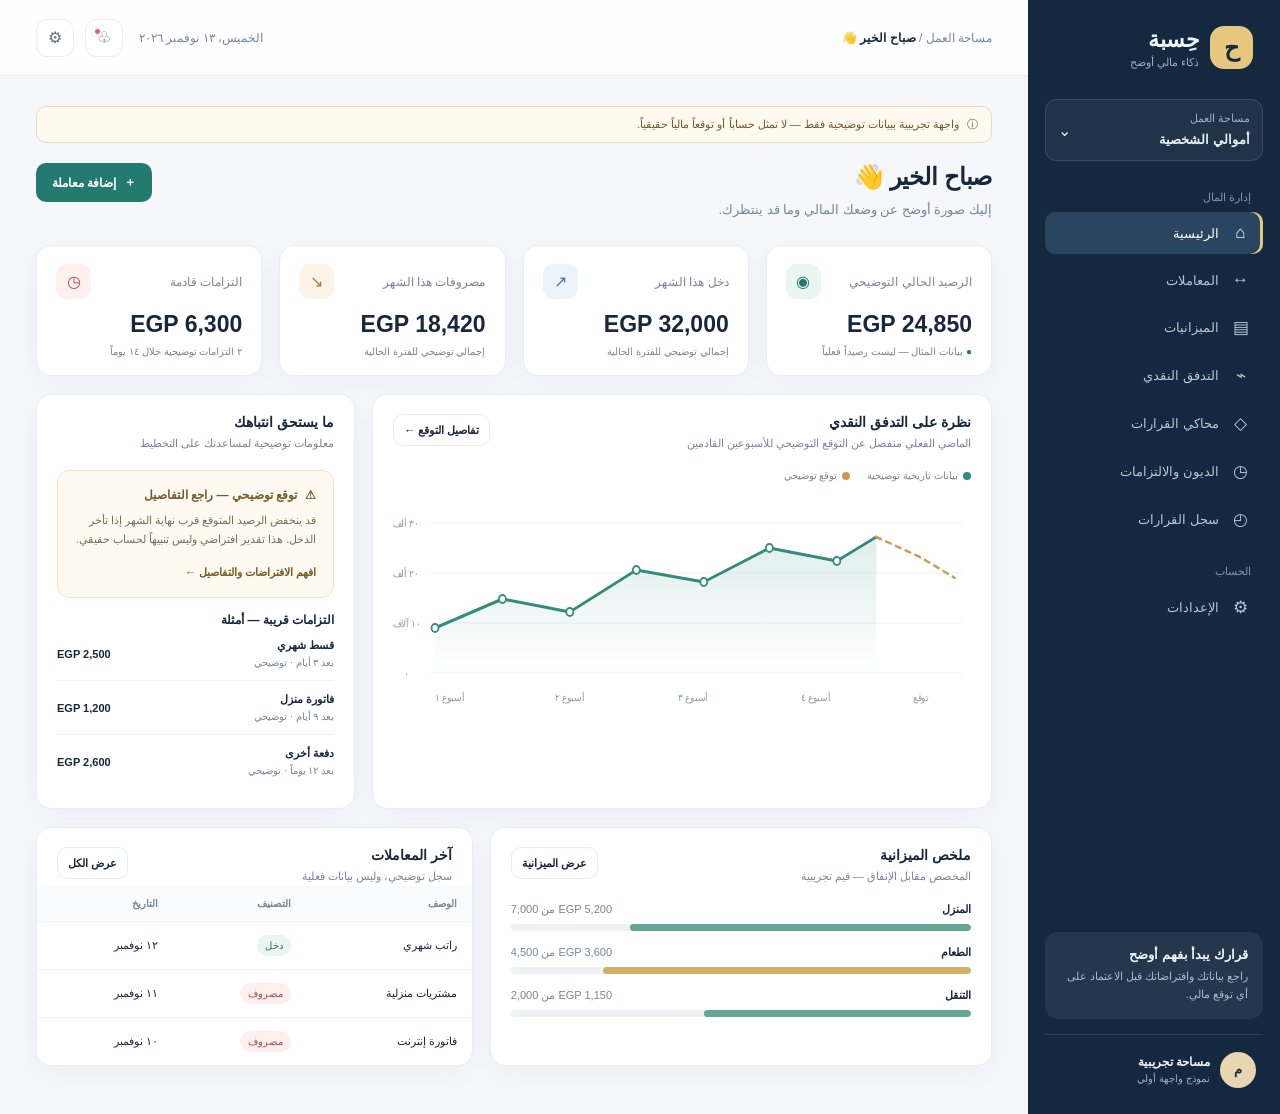
<file: index.html>
<!doctype html>
<html lang="ar" dir="rtl">
<head>
  <meta charset="utf-8">
  <meta name="viewport" content="width=device-width, initial-scale=1">
  <meta name="theme-color" content="#f5f7fb">
  <title>حِسبة — ذكاء مالي أوضح</title>
  <link rel="stylesheet" href="styles.css">
</head>
<body data-current-page="dashboard">
  <div class="app">
    <aside class="sidebar" id="sidebar" aria-label="القائمة الرئيسية">
      <div class="brand">
        <div class="brand-mark" aria-hidden="true">ح</div>
        <div><div class="brand-name">حِسبة</div><div class="brand-caption">ذكاء مالي أوضح</div></div>
      </div>

      <button class="workspace-switch" type="button" aria-label="مساحة العمل الشخصية">
        <span><small>مساحة العمل</small><strong>أموالي الشخصية</strong></span>
        <span aria-hidden="true">⌄</span>
      </button>

      <nav>
        <div class="nav-group-label">إدارة المال</div>
        <div class="nav-list">
          <button class="nav-item active" data-page="dashboard" type="button"><span class="nav-icon">⌂</span>الرئيسية</button>
          <button class="nav-item" data-page="transactions" type="button"><span class="nav-icon">↔</span>المعاملات</button>
          <button class="nav-item" data-page="budgets" type="button"><span class="nav-icon">▤</span>الميزانيات</button>
          <button class="nav-item" data-page="forecast" type="button"><span class="nav-icon">⌁</span>التدفق النقدي</button>
          <button class="nav-item" data-page="simulator" type="button"><span class="nav-icon">◇</span>محاكي القرارات</button>
          <button class="nav-item" data-page="debts" type="button"><span class="nav-icon">◷</span>الديون والالتزامات</button>
          <button class="nav-item" data-page="history" type="button"><span class="nav-icon">◴</span>سجل القرارات</button>
        </div>
        <div class="nav-group-label" style="margin-top:24px">الحساب</div>
        <div class="nav-list">
          <button class="nav-item" data-page="settings" type="button"><span class="nav-icon">⚙</span>الإعدادات</button>
        </div>
      </nav>

      <div class="sidebar-bottom">
        <div class="help-card">
          <strong>قرارك يبدأ بفهم أوضح</strong>
          <p>راجع بياناتك وافتراضاتك قبل الاعتماد على أي توقع مالي.</p>
        </div>
        <div class="user-chip">
          <div class="avatar" aria-hidden="true">م</div>
          <div><strong>مساحة تجريبية</strong><small>نموذج واجهة أولي</small></div>
        </div>
      </div>
    </aside>
    <div class="mobile-overlay" id="mobileOverlay"></div>

    <main class="main">
      <header class="topbar">
        <div style="display:flex;align-items:center;gap:12px">
          <button class="mobile-menu" id="mobileMenu" type="button" aria-label="فتح القائمة">☰</button>
          <div class="crumb">مساحة العمل <span aria-hidden="true">/</span> <strong id="breadcrumb">صباح الخير 👋</strong></div>
        </div>
        <div class="top-actions">
          <span class="top-date">الخميس، ١٣ نوفمبر ٢٠٢٦</span>
          <button class="icon-button" id="notificationButton" type="button" aria-label="التنبيهات">♧<span class="notification-dot"></span></button>
          <button class="icon-button" data-page="settings" type="button" aria-label="الإعدادات">⚙</button>
        </div>
      </header>

      <div class="content">
<div class="demo-note"><span aria-hidden="true">ⓘ</span><span>واجهة تجريبية ببيانات توضيحية فقط — لا تمثل حساباً أو توقعاً مالياً حقيقياً.</span></div>

<section class="page active" id="page-dashboard" aria-labelledby="dashboard-title">
          <div class="page-heading">
            <div><h1 id="dashboard-title">صباح الخير 👋</h1><p class="subtitle">إليك صورة أوضح عن وضعك المالي وما قد ينتظرك.</p></div>
            <button class="button button-primary" data-open-modal="transactionModal"><span>＋</span> إضافة معاملة</button>
          </div>

          <div class="grid stats-grid">
            <article class="card stat-card">
              <div class="stat-top"><span class="stat-label">الرصيد الحالي التوضيحي</span><span class="stat-icon icon-green">◉</span></div>
              <div class="stat-value">EGP 24,850</div><div class="stat-foot"><span class="positive">●</span> بيانات المثال — ليست رصيداً فعلياً</div>
            </article>
            <article class="card stat-card">
              <div class="stat-top"><span class="stat-label">دخل هذا الشهر</span><span class="stat-icon icon-blue">↗</span></div>
              <div class="stat-value">EGP 32,000</div><div class="stat-foot">إجمالي توضيحي للفترة الحالية</div>
            </article>
            <article class="card stat-card">
              <div class="stat-top"><span class="stat-label">مصروفات هذا الشهر</span><span class="stat-icon icon-gold">↘</span></div>
              <div class="stat-value">EGP 18,420</div><div class="stat-foot">إجمالي توضيحي للفترة الحالية</div>
            </article>
            <article class="card stat-card">
              <div class="stat-top"><span class="stat-label">التزامات قادمة</span><span class="stat-icon icon-red">◷</span></div>
              <div class="stat-value">EGP 6,300</div><div class="stat-foot">٢ التزامات توضيحية خلال ١٤ يوماً</div>
            </article>
          </div>

          <div class="grid dashboard-grid">
            <article class="card">
              <div class="card-head">
                <div><h2 class="card-title">نظرة على التدفق النقدي</h2><div class="card-caption">الماضي الفعلي منفصل عن التوقع التوضيحي للأسبوعين القادمين</div></div>
                <button class="button button-secondary button-sm" data-page="forecast">تفاصيل التوقع ←</button>
              </div>
              <div class="card-body">
                <div class="chart-legend">
                  <span><i class="legend-dot" style="background:#328b7b"></i>بيانات تاريخية توضيحية</span>
                  <span><i class="legend-dot" style="background:#c99d50"></i>توقع توضيحي</span>
                </div>
                <div class="chart-wrap" role="img" aria-label="رسم توضيحي للتدفق النقدي؛ القيم افتراضية">
                  <svg viewBox="0 0 660 220" preserveAspectRatio="none" aria-hidden="true">
                    <defs><linearGradient id="areaFill" x1="0" x2="0" y1="0" y2="1"><stop offset="0" stop-color="#54a596" stop-opacity=".19"/><stop offset="1" stop-color="#54a596" stop-opacity="0"/></linearGradient></defs>
                    <line class="grid-line" x1="43" y1="30" x2="650" y2="30"/><line class="grid-line" x1="43" y1="80" x2="650" y2="80"/><line class="grid-line" x1="43" y1="130" x2="650" y2="130"/><line class="grid-line" x1="43" y1="180" x2="650" y2="180"/>
                    <text class="chart-label" x="0" y="34">٣٠ ألف</text><text class="chart-label" x="0" y="84">٢٠ ألف</text><text class="chart-label" x="0" y="134">١٠ آلاف</text><text class="chart-label" x="13" y="184">٠</text>
                    <path class="chart-area" d="M48 135 L125 106 L202 119 L278 77 L355 89 L430 55 L507 68 L552 44 L552 180 L48 180 Z"/>
                    <path class="chart-line" d="M48 135 L125 106 L202 119 L278 77 L355 89 L430 55 L507 68 L552 44"/>
                    <path class="chart-forecast" d="M552 44 L602 64 L642 85"/>
                    <circle class="chart-point" cx="48" cy="135" r="4"/><circle class="chart-point" cx="125" cy="106" r="4"/><circle class="chart-point" cx="202" cy="119" r="4"/><circle class="chart-point" cx="278" cy="77" r="4"/><circle class="chart-point" cx="355" cy="89" r="4"/><circle class="chart-point" cx="430" cy="55" r="4"/><circle class="chart-point" cx="507" cy="68" r="4"/>
                    <text class="chart-label" x="48" y="208">أسبوع ١</text><text class="chart-label" x="185" y="208">أسبوع ٢</text><text class="chart-label" x="326" y="208">أسبوع ٣</text><text class="chart-label" x="466" y="208">أسبوع ٤</text><text class="chart-label" x="594" y="208">توقع</text>
                  </svg>
                </div>
              </div>
            </article>

            <article class="card">
              <div class="card-head"><div><h2 class="card-title">ما يستحق انتباهك</h2><div class="card-caption">معلومات توضيحية لمساعدتك على التخطيط</div></div></div>
              <div class="card-body">
                <div class="warning-card">
                  <div class="warning-title"><span>⚠</span> توقع توضيحي — راجع التفاصيل</div>
                  <p>قد ينخفض الرصيد المتوقع قرب نهاية الشهر إذا تأخر الدخل. هذا تقدير افتراضي وليس تنبيهاً لحساب حقيقي.</p>
                  <a href="#" data-page="forecast">افهم الافتراضات والتفاصيل ←</a>
                </div>
                <h3 class="card-title" style="font-size:12px;margin:3px 0 0">التزامات قريبة — أمثلة</h3>
                <div class="obligation-list">
                  <div class="obligation-row"><div><div class="obligation-name">قسط شهري</div><div class="obligation-date">بعد ٣ أيام · توضيحي</div></div><div class="obligation-amount">EGP 2,500</div></div>
                  <div class="obligation-row"><div><div class="obligation-name">فاتورة منزل</div><div class="obligation-date">بعد ٩ أيام · توضيحي</div></div><div class="obligation-amount">EGP 1,200</div></div>
                  <div class="obligation-row"><div><div class="obligation-name">دفعة أخرى</div><div class="obligation-date">بعد ١٢ يوماً · توضيحي</div></div><div class="obligation-amount">EGP 2,600</div></div>
                </div>
              </div>
            </article>
          </div>

          <div class="grid lower-grid">
            <article class="card">
              <div class="card-head"><div><h2 class="card-title">ملخص الميزانية</h2><div class="card-caption">المخصص مقابل الإنفاق — قيم تجريبية</div></div><button class="button button-secondary button-sm" data-page="budgets">عرض الميزانية</button></div>
              <div class="card-body budget-summary">
                <div><div class="budget-line-top"><span>المنزل</span><span>EGP 5,200 من 7,000</span></div><div class="progress"><span style="width:74%"></span></div></div>
                <div><div class="budget-line-top"><span>الطعام</span><span>EGP 3,600 من 4,500</span></div><div class="progress gold"><span style="width:80%"></span></div></div>
                <div><div class="budget-line-top"><span>التنقل</span><span>EGP 1,150 من 2,000</span></div><div class="progress"><span style="width:58%"></span></div></div>
              </div>
            </article>
            <article class="card">
              <div class="card-head"><div><h2 class="card-title">آخر المعاملات</h2><div class="card-caption">سجل توضيحي، وليس بيانات فعلية</div></div><button class="button button-secondary button-sm" data-page="transactions">عرض الكل</button></div>
              <div class="table-wrap">
                <table><thead><tr><th>الوصف</th><th>التصنيف</th><th>التاريخ</th><th>المبلغ</th></tr></thead>
                  <tbody>
                    <tr><td>راتب شهري</td><td><span class="type-pill pill-income">دخل</span></td><td>١٢ نوفمبر</td><td class="amount positive">+ 32,000</td></tr>
                    <tr><td>مشتريات منزلية</td><td><span class="type-pill pill-expense">مصروف</span></td><td>١١ نوفمبر</td><td class="amount negative">− 1,240</td></tr>
                    <tr><td>فاتورة إنترنت</td><td><span class="type-pill pill-expense">مصروف</span></td><td>١٠ نوفمبر</td><td class="amount negative">− 450</td></tr>
                  </tbody>
                </table>
              </div>
            </article>
          </div>
        </section>
      </div>
    </main>
  </div>

  <div class="toast" id="toast" role="status" aria-live="polite"></div>

<script>
    (() => {
      const pageTitles = {
        dashboard: "الرئيسية", transactions: "المعاملات", budgets: "الميزانيات",
        forecast: "التدفق النقدي", simulator: "محاكي القرارات",
        debts: "الديون والالتزامات", history: "سجل القرارات", settings: "الإعدادات"
      };
      const sidebar = document.getElementById("sidebar");
      document.querySelectorAll(".nav-item[data-page]").forEach(item => { if (item.dataset.page === document.body.dataset.currentPage) item.classList.add("active"); else item.classList.remove("active"); });
      const overlay = document.getElementById("mobileOverlay");
      const toast = document.getElementById("toast");
      let activeFilter = "all";
      let toastTimer;

      function notify(message) {
        toast.textContent = message;
        toast.classList.add("show");
        window.clearTimeout(toastTimer);
        toastTimer = window.setTimeout(() => toast.classList.remove("show"), 2800);
      }

      function closeMobileNav() {
        sidebar.classList.remove("open");
        overlay.classList.remove("open");
      }

      function showPage(name) { if (pageTitles[name]) window.location.href = name === "dashboard" ? "index.html" : `${name}.html`; }

      document.addEventListener("click", event => {
        const pageControl = event.target.closest("[data-page]");
        if (pageControl) {
          event.preventDefault();
          showPage(pageControl.dataset.page);
        }
        const openControl = event.target.closest("[data-open-modal]");
        if (openControl) {
          document.getElementById(openControl.dataset.openModal).classList.add("open");
          window.setTimeout(() => document.getElementById("transactionDescription").focus(), 0);
        }
        if (event.target.matches("[data-close-modal]") || event.target.classList.contains("modal-backdrop")) {
          event.target.closest(".modal-backdrop")?.classList.remove("open");
          if (event.target.classList.contains("modal-backdrop")) event.target.classList.remove("open");
        }
      });

      document.getElementById("mobileMenu")?.addEventListener("click", () => {
        sidebar.classList.add("open");
        overlay.classList.add("open");
      });
      overlay.addEventListener("click", closeMobileNav);
      document.getElementById("notificationButton")?.addEventListener("click", () => notify("لا توجد تنبيهات فعلية في هذه المعاينة."));

      document.getElementById("transactionForm")?.addEventListener("submit", event => {
        event.preventDefault();
        const type = document.getElementById("transactionType").value;
        const description = document.getElementById("transactionDescription").value.trim();
        const category = document.getElementById("transactionCategory").value.trim();
        const amount = Number(document.getElementById("transactionAmount").value);
        const dateValue = document.getElementById("transactionDate").value;
        if (!description || !category || !Number.isFinite(amount) || amount <= 0 || !dateValue) {
          notify("راجع الحقول المطلوبة والمبلغ.");
          return;
        }
        const date = new Date(`${dateValue}T12:00:00`);
        const formattedDate = new Intl.DateTimeFormat("ar-EG", { day: "numeric", month: "long", year: "numeric" }).format(date);
        const row = document.createElement("tr");
        row.dataset.kind = type;
        const kindLabel = type === "income" ? "دخل" : "مصروف";
        const sign = type === "income" ? "+" : "−";
        const amountClass = type === "income" ? "positive" : "negative";
        row.innerHTML = `<td></td><td></td><td><span class="type-pill ${type === "income" ? "pill-income" : "pill-expense"}">${kindLabel}</span></td><td></td><td><span class="status-pill pill-neutral">توضيحي</span></td><td class="amount ${amountClass}"></td>`;
        row.children[0].textContent = description;
        row.children[1].textContent = category;
        row.children[3].textContent = formattedDate;
        row.children[5].textContent = `${sign} ${new Intl.NumberFormat("en-US", { minimumFractionDigits: 2, maximumFractionDigits: 2 }).format(amount)} EGP`;
        document.getElementById("transactionRows").prepend(row);
        event.target.reset();
        document.getElementById("transactionModal").classList.remove("open");
        applyTransactionFilters();
        notify("أُضيفت المعاملة إلى معاينة الواجهة فقط.");
      });

      function applyTransactionFilters() {
        const query = document.getElementById("transactionSearch").value.trim().toLocaleLowerCase("ar");
        const rows = [...document.querySelectorAll("#transactionRows tr")];
        let visible = 0;
        rows.forEach(row => {
          const matchesType = activeFilter === "all" || row.dataset.kind === activeFilter;
          const matchesQuery = row.textContent.toLocaleLowerCase("ar").includes(query);
          const show = matchesType && matchesQuery;
          row.hidden = !show;
          if (show) visible += 1;
        });
        document.getElementById("transactionEmpty").hidden = visible !== 0;
      }
      document.getElementById("transactionSearch")?.addEventListener("input", applyTransactionFilters);
      document.querySelectorAll("[data-filter]").forEach(button => button.addEventListener("click", () => {
        activeFilter = button.dataset.filter;
        document.querySelectorAll("[data-filter]").forEach(filter => filter.classList.toggle("active", filter === button));
        applyTransactionFilters();
      }));

      document.getElementById("compareButton")?.addEventListener("click", () => {
        const amount = Number(document.getElementById("purchaseAmount").value);
        const count = Number(document.getElementById("installmentCount").value);
        if (!Number.isFinite(amount) || amount <= 0 || !Number.isFinite(count) || count < 1) {
          notify("أدخل مبلغاً وعدداً صالحين للمقارنة.");
          return;
        }
        const baseline = 18550;
        const firstPayment = amount / count;
        const fmt = value => `EGP ${new Intl.NumberFormat("en-US", { maximumFractionDigits: 0 }).format(Math.round(value))}`;
        document.getElementById("baselineLiquidity").textContent = fmt(baseline);
        document.getElementById("cashLiquidity").textContent = fmt(baseline - amount);
        document.getElementById("installmentLiquidity").textContent = fmt(baseline - firstPayment);
        document.getElementById("scenarioTotal").textContent = fmt(amount);
        document.getElementById("firstPayment").textContent = fmt(firstPayment);
        document.getElementById("scenarioCount").textContent = new Intl.NumberFormat("ar-EG").format(count);
        notify("تم تحديث المقارنة الافتراضية. راجع الافتراضات قبل تفسيرها.");
      });
      document.querySelectorAll("[data-scenario]").forEach(card => card.addEventListener("click", () => {
        document.querySelectorAll("[data-scenario]").forEach(item => item.classList.toggle("selected", item === card));
      }));
      document.getElementById("saveScenarioButton")?.addEventListener("click", () => notify("حُفظت المقارنة في هذه المعاينة فقط."));
      document.getElementById("confirmDecisionButton")?.addEventListener("click", () => {
        if (window.confirm("هذا نموذج تجريبي فقط. هل تريد إضافة سجل توضيحي إلى سجل القرارات؟")) {
          showPage("history");
          notify("لم ينفذ أي قرار مالي. هذه المعاينة لا تحفظ بيانات دائمة.");
        }
      });
      document.getElementById("newBudgetButton")?.addEventListener("click", () => notify("إنشاء الميزانيات غير موصول بحفظ دائم في هذه المعاينة."));
      document.getElementById("budgetAdjustButton")?.addEventListener("click", () => notify("راجع المثال التوضيحي أسفل توزيع الميزانية."));
      document.getElementById("reviewBudgetButton")?.addEventListener("click", () => notify("هذا تعديل افتراضي؛ لا توجد بيانات فعلية لمراجعتها."));
      document.getElementById("confirmBudgetButton")?.addEventListener("click", () => {
        if (window.confirm("تأكيد المثال يغيّر الواجهة التجريبية فقط، ولا يعدل ميزانية حقيقية. هل تريد المتابعة؟")) notify("تم تأكيد المثال داخل المعاينة فقط.");
      });
      document.getElementById("addDebtButton")?.addEventListener("click", () => notify("يمكن استعراض الالتزامات التوضيحية فقط في هذا النموذج."));
      document.getElementById("saveSettingsButton")?.addEventListener("click", () => notify("حُفظت الإعدادات في المعاينة الحالية فقط."));
      document.querySelectorAll("[data-history-detail]").forEach(button => button.addEventListener("click", () => {
        window.alert("تفاصيل توضيحية: هذه مقارنة تجريبية. بيانات النتيجة الفعلية غير متاحة في هذا النموذج.");
      }));
      document.addEventListener("keydown", event => {
        if (event.key === "Escape") {
          document.querySelectorAll(".modal-backdrop.open").forEach(modal => modal.classList.remove("open"));
          closeMobileNav();
        }
      });
    })();
  </script>
</body>
</html>
</file>
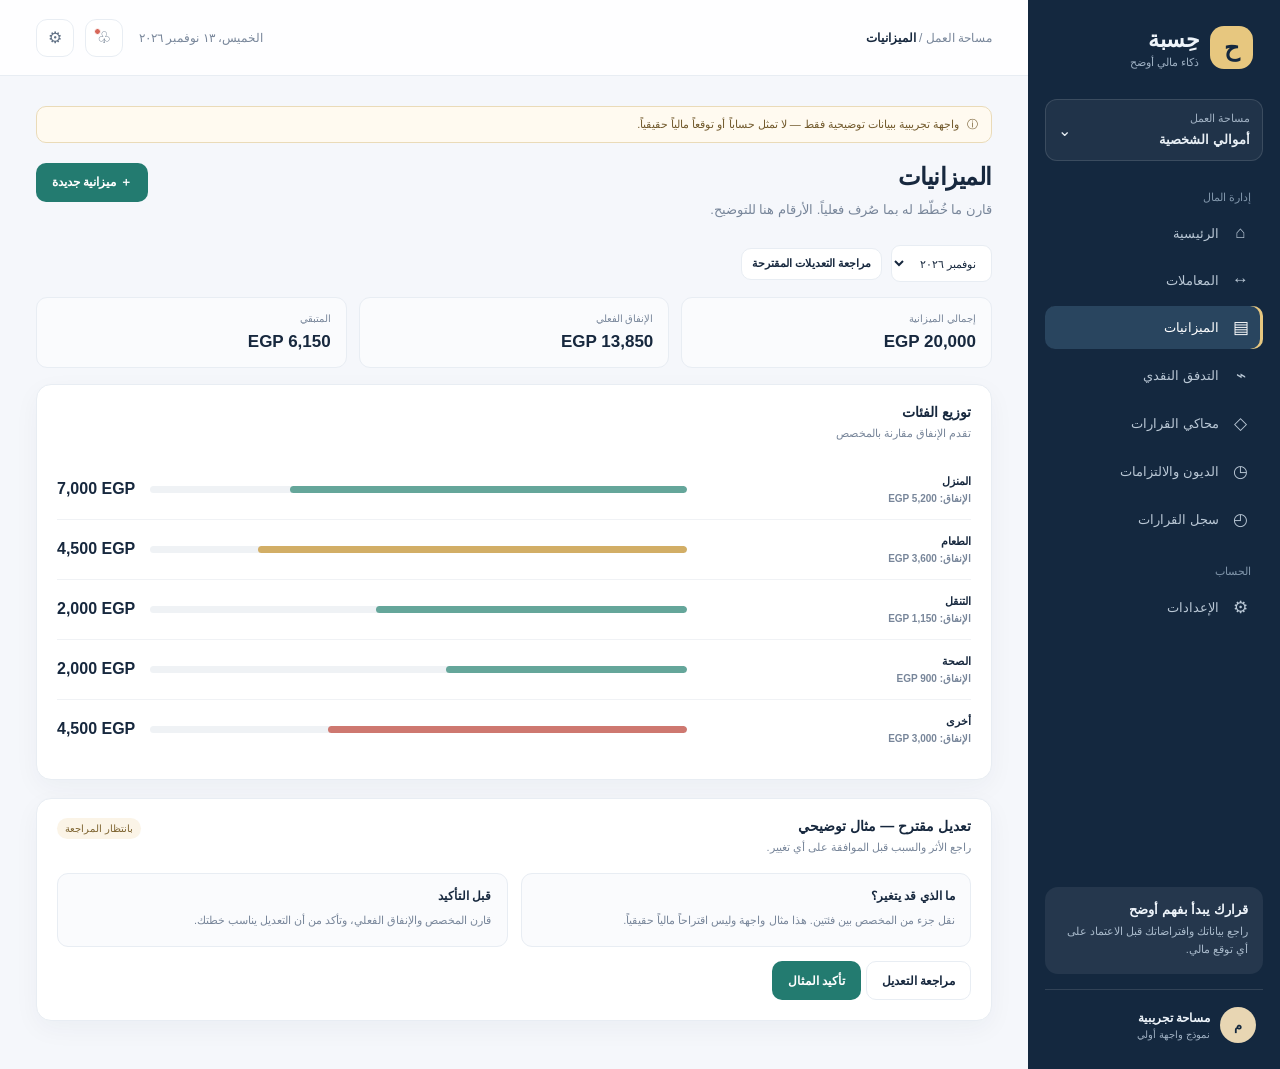
<file: budgets.html>
<!doctype html>
<html lang="ar" dir="rtl">
<head>
  <meta charset="utf-8">
  <meta name="viewport" content="width=device-width, initial-scale=1">
  <meta name="theme-color" content="#f5f7fb">
  <title>حِسبة — ذكاء مالي أوضح</title>
  <link rel="stylesheet" href="styles.css">
</head>
<body data-current-page="budgets">
  <div class="app">
    <aside class="sidebar" id="sidebar" aria-label="القائمة الرئيسية">
      <div class="brand">
        <div class="brand-mark" aria-hidden="true">ح</div>
        <div><div class="brand-name">حِسبة</div><div class="brand-caption">ذكاء مالي أوضح</div></div>
      </div>

      <button class="workspace-switch" type="button" aria-label="مساحة العمل الشخصية">
        <span><small>مساحة العمل</small><strong>أموالي الشخصية</strong></span>
        <span aria-hidden="true">⌄</span>
      </button>

      <nav>
        <div class="nav-group-label">إدارة المال</div>
        <div class="nav-list">
          <button class="nav-item" data-page="dashboard" type="button"><span class="nav-icon">⌂</span>الرئيسية</button>
          <button class="nav-item" data-page="transactions" type="button"><span class="nav-icon">↔</span>المعاملات</button>
          <button class="nav-item active" data-page="budgets" type="button"><span class="nav-icon">▤</span>الميزانيات</button>
          <button class="nav-item" data-page="forecast" type="button"><span class="nav-icon">⌁</span>التدفق النقدي</button>
          <button class="nav-item" data-page="simulator" type="button"><span class="nav-icon">◇</span>محاكي القرارات</button>
          <button class="nav-item" data-page="debts" type="button"><span class="nav-icon">◷</span>الديون والالتزامات</button>
          <button class="nav-item" data-page="history" type="button"><span class="nav-icon">◴</span>سجل القرارات</button>
        </div>
        <div class="nav-group-label" style="margin-top:24px">الحساب</div>
        <div class="nav-list">
          <button class="nav-item" data-page="settings" type="button"><span class="nav-icon">⚙</span>الإعدادات</button>
        </div>
      </nav>

      <div class="sidebar-bottom">
        <div class="help-card">
          <strong>قرارك يبدأ بفهم أوضح</strong>
          <p>راجع بياناتك وافتراضاتك قبل الاعتماد على أي توقع مالي.</p>
        </div>
        <div class="user-chip">
          <div class="avatar" aria-hidden="true">م</div>
          <div><strong>مساحة تجريبية</strong><small>نموذج واجهة أولي</small></div>
        </div>
      </div>
    </aside>
    <div class="mobile-overlay" id="mobileOverlay"></div>

    <main class="main">
      <header class="topbar">
        <div style="display:flex;align-items:center;gap:12px">
          <button class="mobile-menu" id="mobileMenu" type="button" aria-label="فتح القائمة">☰</button>
          <div class="crumb">مساحة العمل <span aria-hidden="true">/</span> <strong id="breadcrumb">الميزانيات</strong></div>
        </div>
        <div class="top-actions">
          <span class="top-date">الخميس، ١٣ نوفمبر ٢٠٢٦</span>
          <button class="icon-button" id="notificationButton" type="button" aria-label="التنبيهات">♧<span class="notification-dot"></span></button>
          <button class="icon-button" data-page="settings" type="button" aria-label="الإعدادات">⚙</button>
        </div>
      </header>

      <div class="content">
<div class="demo-note"><span aria-hidden="true">ⓘ</span><span>واجهة تجريبية ببيانات توضيحية فقط — لا تمثل حساباً أو توقعاً مالياً حقيقياً.</span></div>

<section class="page active" id="page-budgets" aria-labelledby="budgets-title">
          <div class="page-heading"><div><h1 id="budgets-title">الميزانيات</h1><p class="subtitle">قارن ما خُطّط له بما صُرف فعلياً. الأرقام هنا للتوضيح.</p></div><button class="button button-primary" id="newBudgetButton">＋ ميزانية جديدة</button></div>
          <div class="toolbar"><select class="control" aria-label="فترة الميزانية"><option>نوفمبر ٢٠٢٦</option><option>أكتوبر ٢٠٢٦</option></select><button class="button button-secondary button-sm" id="budgetAdjustButton">مراجعة التعديلات المقترحة</button></div>
          <div class="budget-headline">
            <div class="budget-kpi"><small>إجمالي الميزانية</small><strong>EGP 20,000</strong></div>
            <div class="budget-kpi"><small>الإنفاق الفعلي</small><strong>EGP 13,850</strong></div>
            <div class="budget-kpi"><small>المتبقي</small><strong>EGP 6,150</strong></div>
          </div>
          <article class="card"><div class="card-head"><div><h2 class="card-title">توزيع الفئات</h2><div class="card-caption">تقدم الإنفاق مقارنة بالمخصص</div></div></div><div class="card-body">
            <div class="budget-category"><div class="budget-category-name">المنزل<small>الإنفاق: EGP 5,200</small></div><div><div class="progress"><span style="width:74%"></span></div></div><div class="amount">7,000 EGP</div></div>
            <div class="budget-category"><div class="budget-category-name">الطعام<small>الإنفاق: EGP 3,600</small></div><div><div class="progress gold"><span style="width:80%"></span></div></div><div class="amount">4,500 EGP</div></div>
            <div class="budget-category"><div class="budget-category-name">التنقل<small>الإنفاق: EGP 1,150</small></div><div><div class="progress"><span style="width:58%"></span></div></div><div class="amount">2,000 EGP</div></div>
            <div class="budget-category"><div class="budget-category-name">الصحة<small>الإنفاق: EGP 900</small></div><div><div class="progress"><span style="width:45%"></span></div></div><div class="amount">2,000 EGP</div></div>
            <div class="budget-category"><div class="budget-category-name">أخرى<small>الإنفاق: EGP 3,000</small></div><div><div class="progress red"><span style="width:67%"></span></div></div><div class="amount">4,500 EGP</div></div>
          </div></article>
          <article class="card section-gap"><div class="card-head"><div><h2 class="card-title">تعديل مقترح — مثال توضيحي</h2><div class="card-caption">راجع الأثر والسبب قبل الموافقة على أي تغيير.</div></div><span class="status-pill pill-estimate">بانتظار المراجعة</span></div><div class="card-body"><div class="split-info"><div class="info-box"><strong>ما الذي قد يتغير؟</strong><p>نقل جزء من المخصص بين فئتين. هذا مثال واجهة وليس اقتراحاً مالياً حقيقياً.</p></div><div class="info-box"><strong>قبل التأكيد</strong><p>قارن المخصص والإنفاق الفعلي، وتأكد من أن التعديل يناسب خطتك.</p></div></div><div style="margin-top:14px"><button class="button button-secondary" id="reviewBudgetButton">مراجعة التعديل</button> <button class="button button-primary" id="confirmBudgetButton">تأكيد المثال</button></div></div></article>
        </section>
      </div>
    </main>
  </div>

  <div class="toast" id="toast" role="status" aria-live="polite"></div>

<script>
    (() => {
      const pageTitles = {
        dashboard: "الرئيسية", transactions: "المعاملات", budgets: "الميزانيات",
        forecast: "التدفق النقدي", simulator: "محاكي القرارات",
        debts: "الديون والالتزامات", history: "سجل القرارات", settings: "الإعدادات"
      };
      const sidebar = document.getElementById("sidebar");
      document.querySelectorAll(".nav-item[data-page]").forEach(item => { if (item.dataset.page === document.body.dataset.currentPage) item.classList.add("active"); else item.classList.remove("active"); });
      const overlay = document.getElementById("mobileOverlay");
      const toast = document.getElementById("toast");
      let activeFilter = "all";
      let toastTimer;

      function notify(message) {
        toast.textContent = message;
        toast.classList.add("show");
        window.clearTimeout(toastTimer);
        toastTimer = window.setTimeout(() => toast.classList.remove("show"), 2800);
      }

      function closeMobileNav() {
        sidebar.classList.remove("open");
        overlay.classList.remove("open");
      }

      function showPage(name) { if (pageTitles[name]) window.location.href = name === "dashboard" ? "index.html" : `${name}.html`; }

      document.addEventListener("click", event => {
        const pageControl = event.target.closest("[data-page]");
        if (pageControl) {
          event.preventDefault();
          showPage(pageControl.dataset.page);
        }
        const openControl = event.target.closest("[data-open-modal]");
        if (openControl) {
          document.getElementById(openControl.dataset.openModal).classList.add("open");
          window.setTimeout(() => document.getElementById("transactionDescription").focus(), 0);
        }
        if (event.target.matches("[data-close-modal]") || event.target.classList.contains("modal-backdrop")) {
          event.target.closest(".modal-backdrop")?.classList.remove("open");
          if (event.target.classList.contains("modal-backdrop")) event.target.classList.remove("open");
        }
      });

      document.getElementById("mobileMenu")?.addEventListener("click", () => {
        sidebar.classList.add("open");
        overlay.classList.add("open");
      });
      overlay.addEventListener("click", closeMobileNav);
      document.getElementById("notificationButton")?.addEventListener("click", () => notify("لا توجد تنبيهات فعلية في هذه المعاينة."));

      document.getElementById("transactionForm")?.addEventListener("submit", event => {
        event.preventDefault();
        const type = document.getElementById("transactionType").value;
        const description = document.getElementById("transactionDescription").value.trim();
        const category = document.getElementById("transactionCategory").value.trim();
        const amount = Number(document.getElementById("transactionAmount").value);
        const dateValue = document.getElementById("transactionDate").value;
        if (!description || !category || !Number.isFinite(amount) || amount <= 0 || !dateValue) {
          notify("راجع الحقول المطلوبة والمبلغ.");
          return;
        }
        const date = new Date(`${dateValue}T12:00:00`);
        const formattedDate = new Intl.DateTimeFormat("ar-EG", { day: "numeric", month: "long", year: "numeric" }).format(date);
        const row = document.createElement("tr");
        row.dataset.kind = type;
        const kindLabel = type === "income" ? "دخل" : "مصروف";
        const sign = type === "income" ? "+" : "−";
        const amountClass = type === "income" ? "positive" : "negative";
        row.innerHTML = `<td></td><td></td><td><span class="type-pill ${type === "income" ? "pill-income" : "pill-expense"}">${kindLabel}</span></td><td></td><td><span class="status-pill pill-neutral">توضيحي</span></td><td class="amount ${amountClass}"></td>`;
        row.children[0].textContent = description;
        row.children[1].textContent = category;
        row.children[3].textContent = formattedDate;
        row.children[5].textContent = `${sign} ${new Intl.NumberFormat("en-US", { minimumFractionDigits: 2, maximumFractionDigits: 2 }).format(amount)} EGP`;
        document.getElementById("transactionRows").prepend(row);
        event.target.reset();
        document.getElementById("transactionModal").classList.remove("open");
        applyTransactionFilters();
        notify("أُضيفت المعاملة إلى معاينة الواجهة فقط.");
      });

      function applyTransactionFilters() {
        const query = document.getElementById("transactionSearch").value.trim().toLocaleLowerCase("ar");
        const rows = [...document.querySelectorAll("#transactionRows tr")];
        let visible = 0;
        rows.forEach(row => {
          const matchesType = activeFilter === "all" || row.dataset.kind === activeFilter;
          const matchesQuery = row.textContent.toLocaleLowerCase("ar").includes(query);
          const show = matchesType && matchesQuery;
          row.hidden = !show;
          if (show) visible += 1;
        });
        document.getElementById("transactionEmpty").hidden = visible !== 0;
      }
      document.getElementById("transactionSearch")?.addEventListener("input", applyTransactionFilters);
      document.querySelectorAll("[data-filter]").forEach(button => button.addEventListener("click", () => {
        activeFilter = button.dataset.filter;
        document.querySelectorAll("[data-filter]").forEach(filter => filter.classList.toggle("active", filter === button));
        applyTransactionFilters();
      }));

      document.getElementById("compareButton")?.addEventListener("click", () => {
        const amount = Number(document.getElementById("purchaseAmount").value);
        const count = Number(document.getElementById("installmentCount").value);
        if (!Number.isFinite(amount) || amount <= 0 || !Number.isFinite(count) || count < 1) {
          notify("أدخل مبلغاً وعدداً صالحين للمقارنة.");
          return;
        }
        const baseline = 18550;
        const firstPayment = amount / count;
        const fmt = value => `EGP ${new Intl.NumberFormat("en-US", { maximumFractionDigits: 0 }).format(Math.round(value))}`;
        document.getElementById("baselineLiquidity").textContent = fmt(baseline);
        document.getElementById("cashLiquidity").textContent = fmt(baseline - amount);
        document.getElementById("installmentLiquidity").textContent = fmt(baseline - firstPayment);
        document.getElementById("scenarioTotal").textContent = fmt(amount);
        document.getElementById("firstPayment").textContent = fmt(firstPayment);
        document.getElementById("scenarioCount").textContent = new Intl.NumberFormat("ar-EG").format(count);
        notify("تم تحديث المقارنة الافتراضية. راجع الافتراضات قبل تفسيرها.");
      });
      document.querySelectorAll("[data-scenario]").forEach(card => card.addEventListener("click", () => {
        document.querySelectorAll("[data-scenario]").forEach(item => item.classList.toggle("selected", item === card));
      }));
      document.getElementById("saveScenarioButton")?.addEventListener("click", () => notify("حُفظت المقارنة في هذه المعاينة فقط."));
      document.getElementById("confirmDecisionButton")?.addEventListener("click", () => {
        if (window.confirm("هذا نموذج تجريبي فقط. هل تريد إضافة سجل توضيحي إلى سجل القرارات؟")) {
          showPage("history");
          notify("لم ينفذ أي قرار مالي. هذه المعاينة لا تحفظ بيانات دائمة.");
        }
      });
      document.getElementById("newBudgetButton")?.addEventListener("click", () => notify("إنشاء الميزانيات غير موصول بحفظ دائم في هذه المعاينة."));
      document.getElementById("budgetAdjustButton")?.addEventListener("click", () => notify("راجع المثال التوضيحي أسفل توزيع الميزانية."));
      document.getElementById("reviewBudgetButton")?.addEventListener("click", () => notify("هذا تعديل افتراضي؛ لا توجد بيانات فعلية لمراجعتها."));
      document.getElementById("confirmBudgetButton")?.addEventListener("click", () => {
        if (window.confirm("تأكيد المثال يغيّر الواجهة التجريبية فقط، ولا يعدل ميزانية حقيقية. هل تريد المتابعة؟")) notify("تم تأكيد المثال داخل المعاينة فقط.");
      });
      document.getElementById("addDebtButton")?.addEventListener("click", () => notify("يمكن استعراض الالتزامات التوضيحية فقط في هذا النموذج."));
      document.getElementById("saveSettingsButton")?.addEventListener("click", () => notify("حُفظت الإعدادات في المعاينة الحالية فقط."));
      document.querySelectorAll("[data-history-detail]").forEach(button => button.addEventListener("click", () => {
        window.alert("تفاصيل توضيحية: هذه مقارنة تجريبية. بيانات النتيجة الفعلية غير متاحة في هذا النموذج.");
      }));
      document.addEventListener("keydown", event => {
        if (event.key === "Escape") {
          document.querySelectorAll(".modal-backdrop.open").forEach(modal => modal.classList.remove("open"));
          closeMobileNav();
        }
      });
    })();
  </script>
</body>
</html>
</file>
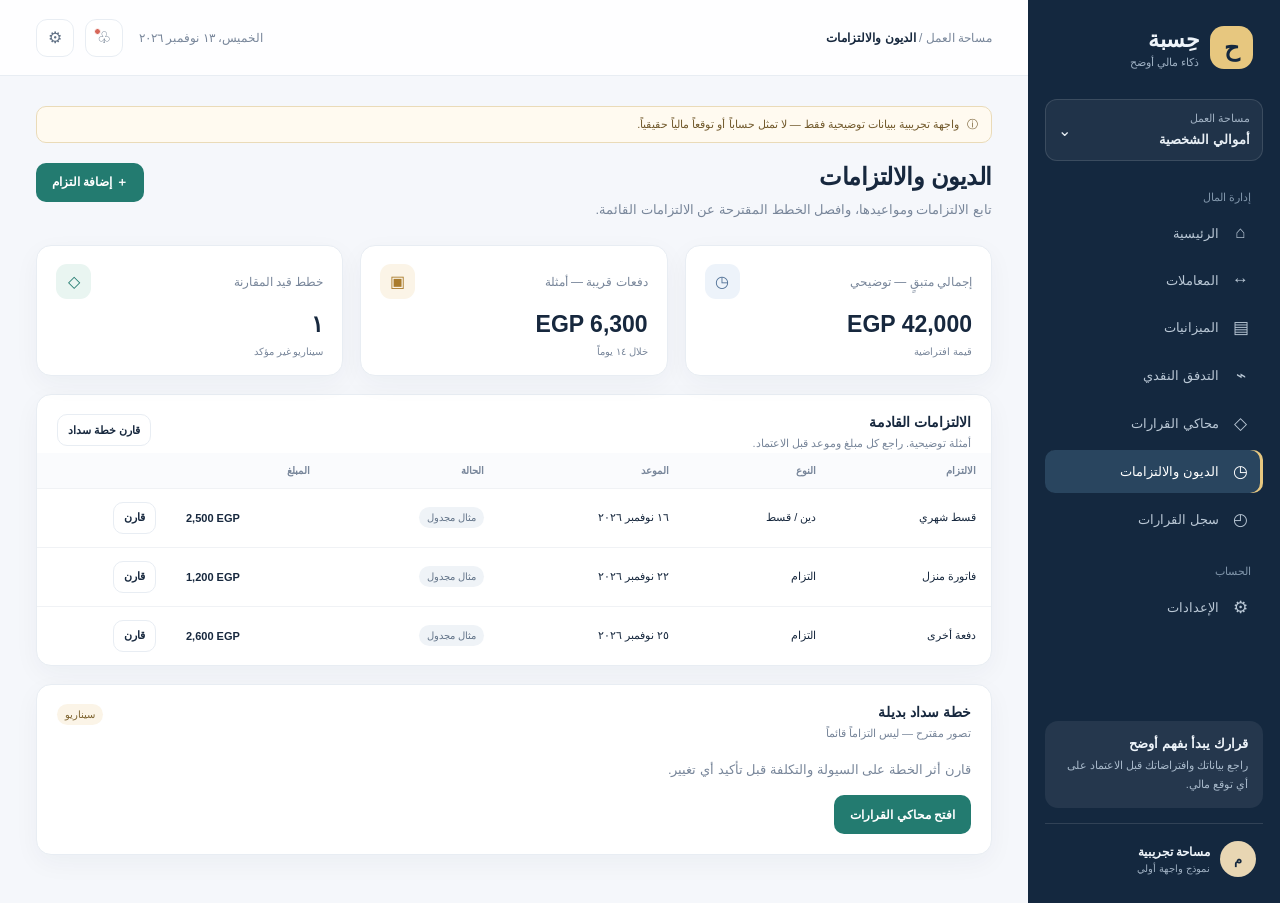
<file: debts.html>
<!doctype html>
<html lang="ar" dir="rtl">
<head>
  <meta charset="utf-8">
  <meta name="viewport" content="width=device-width, initial-scale=1">
  <meta name="theme-color" content="#f5f7fb">
  <title>حِسبة — ذكاء مالي أوضح</title>
  <link rel="stylesheet" href="styles.css">
</head>
<body data-current-page="debts">
  <div class="app">
    <aside class="sidebar" id="sidebar" aria-label="القائمة الرئيسية">
      <div class="brand">
        <div class="brand-mark" aria-hidden="true">ح</div>
        <div><div class="brand-name">حِسبة</div><div class="brand-caption">ذكاء مالي أوضح</div></div>
      </div>

      <button class="workspace-switch" type="button" aria-label="مساحة العمل الشخصية">
        <span><small>مساحة العمل</small><strong>أموالي الشخصية</strong></span>
        <span aria-hidden="true">⌄</span>
      </button>

      <nav>
        <div class="nav-group-label">إدارة المال</div>
        <div class="nav-list">
          <button class="nav-item" data-page="dashboard" type="button"><span class="nav-icon">⌂</span>الرئيسية</button>
          <button class="nav-item" data-page="transactions" type="button"><span class="nav-icon">↔</span>المعاملات</button>
          <button class="nav-item" data-page="budgets" type="button"><span class="nav-icon">▤</span>الميزانيات</button>
          <button class="nav-item" data-page="forecast" type="button"><span class="nav-icon">⌁</span>التدفق النقدي</button>
          <button class="nav-item" data-page="simulator" type="button"><span class="nav-icon">◇</span>محاكي القرارات</button>
          <button class="nav-item active" data-page="debts" type="button"><span class="nav-icon">◷</span>الديون والالتزامات</button>
          <button class="nav-item" data-page="history" type="button"><span class="nav-icon">◴</span>سجل القرارات</button>
        </div>
        <div class="nav-group-label" style="margin-top:24px">الحساب</div>
        <div class="nav-list">
          <button class="nav-item" data-page="settings" type="button"><span class="nav-icon">⚙</span>الإعدادات</button>
        </div>
      </nav>

      <div class="sidebar-bottom">
        <div class="help-card">
          <strong>قرارك يبدأ بفهم أوضح</strong>
          <p>راجع بياناتك وافتراضاتك قبل الاعتماد على أي توقع مالي.</p>
        </div>
        <div class="user-chip">
          <div class="avatar" aria-hidden="true">م</div>
          <div><strong>مساحة تجريبية</strong><small>نموذج واجهة أولي</small></div>
        </div>
      </div>
    </aside>
    <div class="mobile-overlay" id="mobileOverlay"></div>

    <main class="main">
      <header class="topbar">
        <div style="display:flex;align-items:center;gap:12px">
          <button class="mobile-menu" id="mobileMenu" type="button" aria-label="فتح القائمة">☰</button>
          <div class="crumb">مساحة العمل <span aria-hidden="true">/</span> <strong id="breadcrumb">الديون والالتزامات</strong></div>
        </div>
        <div class="top-actions">
          <span class="top-date">الخميس، ١٣ نوفمبر ٢٠٢٦</span>
          <button class="icon-button" id="notificationButton" type="button" aria-label="التنبيهات">♧<span class="notification-dot"></span></button>
          <button class="icon-button" data-page="settings" type="button" aria-label="الإعدادات">⚙</button>
        </div>
      </header>

      <div class="content">
<div class="demo-note"><span aria-hidden="true">ⓘ</span><span>واجهة تجريبية ببيانات توضيحية فقط — لا تمثل حساباً أو توقعاً مالياً حقيقياً.</span></div>

<section class="page active" id="page-debts" aria-labelledby="debts-title">
          <div class="page-heading"><div><h1 id="debts-title">الديون والالتزامات</h1><p class="subtitle">تابع الالتزامات ومواعيدها، وافصل الخطط المقترحة عن الالتزامات القائمة.</p></div><button class="button button-primary" id="addDebtButton">＋ إضافة التزام</button></div>
          <div class="grid stats-grid" style="grid-template-columns:repeat(3,minmax(0,1fr))">
            <article class="card stat-card"><div class="stat-top"><span class="stat-label">إجمالي متبقٍ — توضيحي</span><span class="stat-icon icon-blue">◷</span></div><div class="stat-value">EGP 42,000</div><div class="stat-foot">قيمة افتراضية</div></article>
            <article class="card stat-card"><div class="stat-top"><span class="stat-label">دفعات قريبة — أمثلة</span><span class="stat-icon icon-gold">▣</span></div><div class="stat-value">EGP 6,300</div><div class="stat-foot">خلال ١٤ يوماً</div></article>
            <article class="card stat-card"><div class="stat-top"><span class="stat-label">خطط قيد المقارنة</span><span class="stat-icon icon-green">◇</span></div><div class="stat-value">١</div><div class="stat-foot">سيناريو غير مؤكد</div></article>
          </div>
          <article class="card"><div class="card-head"><div><h2 class="card-title">الالتزامات القادمة</h2><div class="card-caption">أمثلة توضيحية. راجع كل مبلغ وموعد قبل الاعتماد.</div></div><button class="button button-secondary button-sm" data-page="simulator">قارن خطة سداد</button></div><div class="table-wrap"><table><thead><tr><th>الالتزام</th><th>النوع</th><th>الموعد</th><th>الحالة</th><th>المبلغ</th><th></th></tr></thead><tbody><tr><td>قسط شهري</td><td>دين / قسط</td><td>١٦ نوفمبر ٢٠٢٦</td><td><span class="status-pill pill-neutral">مثال مجدول</span></td><td class="amount">2,500 EGP</td><td><button class="button button-secondary button-sm" data-page="simulator">قارن</button></td></tr><tr><td>فاتورة منزل</td><td>التزام</td><td>٢٢ نوفمبر ٢٠٢٦</td><td><span class="status-pill pill-neutral">مثال مجدول</span></td><td class="amount">1,200 EGP</td><td><button class="button button-secondary button-sm" data-page="simulator">قارن</button></td></tr><tr><td>دفعة أخرى</td><td>التزام</td><td>٢٥ نوفمبر ٢٠٢٦</td><td><span class="status-pill pill-neutral">مثال مجدول</span></td><td class="amount">2,600 EGP</td><td><button class="button button-secondary button-sm" data-page="simulator">قارن</button></td></tr></tbody></table></div></article>
          <article class="card section-gap"><div class="card-head"><div><h2 class="card-title">خطة سداد بديلة</h2><div class="card-caption">تصور مقترح — ليس التزاماً قائماً</div></div><span class="status-pill pill-estimate">سيناريو</span></div><div class="card-body"><p class="subtitle" style="margin:0 0 14px">قارن أثر الخطة على السيولة والتكلفة قبل تأكيد أي تغيير.</p><button class="button button-primary" data-page="simulator">افتح محاكي القرارات</button></div></article>
        </section>
      </div>
    </main>
  </div>

  <div class="toast" id="toast" role="status" aria-live="polite"></div>

<script>
    (() => {
      const pageTitles = {
        dashboard: "الرئيسية", transactions: "المعاملات", budgets: "الميزانيات",
        forecast: "التدفق النقدي", simulator: "محاكي القرارات",
        debts: "الديون والالتزامات", history: "سجل القرارات", settings: "الإعدادات"
      };
      const sidebar = document.getElementById("sidebar");
      document.querySelectorAll(".nav-item[data-page]").forEach(item => { if (item.dataset.page === document.body.dataset.currentPage) item.classList.add("active"); else item.classList.remove("active"); });
      const overlay = document.getElementById("mobileOverlay");
      const toast = document.getElementById("toast");
      let activeFilter = "all";
      let toastTimer;

      function notify(message) {
        toast.textContent = message;
        toast.classList.add("show");
        window.clearTimeout(toastTimer);
        toastTimer = window.setTimeout(() => toast.classList.remove("show"), 2800);
      }

      function closeMobileNav() {
        sidebar.classList.remove("open");
        overlay.classList.remove("open");
      }

      function showPage(name) { if (pageTitles[name]) window.location.href = name === "dashboard" ? "index.html" : `${name}.html`; }

      document.addEventListener("click", event => {
        const pageControl = event.target.closest("[data-page]");
        if (pageControl) {
          event.preventDefault();
          showPage(pageControl.dataset.page);
        }
        const openControl = event.target.closest("[data-open-modal]");
        if (openControl) {
          document.getElementById(openControl.dataset.openModal).classList.add("open");
          window.setTimeout(() => document.getElementById("transactionDescription").focus(), 0);
        }
        if (event.target.matches("[data-close-modal]") || event.target.classList.contains("modal-backdrop")) {
          event.target.closest(".modal-backdrop")?.classList.remove("open");
          if (event.target.classList.contains("modal-backdrop")) event.target.classList.remove("open");
        }
      });

      document.getElementById("mobileMenu")?.addEventListener("click", () => {
        sidebar.classList.add("open");
        overlay.classList.add("open");
      });
      overlay.addEventListener("click", closeMobileNav);
      document.getElementById("notificationButton")?.addEventListener("click", () => notify("لا توجد تنبيهات فعلية في هذه المعاينة."));

      document.getElementById("transactionForm")?.addEventListener("submit", event => {
        event.preventDefault();
        const type = document.getElementById("transactionType").value;
        const description = document.getElementById("transactionDescription").value.trim();
        const category = document.getElementById("transactionCategory").value.trim();
        const amount = Number(document.getElementById("transactionAmount").value);
        const dateValue = document.getElementById("transactionDate").value;
        if (!description || !category || !Number.isFinite(amount) || amount <= 0 || !dateValue) {
          notify("راجع الحقول المطلوبة والمبلغ.");
          return;
        }
        const date = new Date(`${dateValue}T12:00:00`);
        const formattedDate = new Intl.DateTimeFormat("ar-EG", { day: "numeric", month: "long", year: "numeric" }).format(date);
        const row = document.createElement("tr");
        row.dataset.kind = type;
        const kindLabel = type === "income" ? "دخل" : "مصروف";
        const sign = type === "income" ? "+" : "−";
        const amountClass = type === "income" ? "positive" : "negative";
        row.innerHTML = `<td></td><td></td><td><span class="type-pill ${type === "income" ? "pill-income" : "pill-expense"}">${kindLabel}</span></td><td></td><td><span class="status-pill pill-neutral">توضيحي</span></td><td class="amount ${amountClass}"></td>`;
        row.children[0].textContent = description;
        row.children[1].textContent = category;
        row.children[3].textContent = formattedDate;
        row.children[5].textContent = `${sign} ${new Intl.NumberFormat("en-US", { minimumFractionDigits: 2, maximumFractionDigits: 2 }).format(amount)} EGP`;
        document.getElementById("transactionRows").prepend(row);
        event.target.reset();
        document.getElementById("transactionModal").classList.remove("open");
        applyTransactionFilters();
        notify("أُضيفت المعاملة إلى معاينة الواجهة فقط.");
      });

      function applyTransactionFilters() {
        const query = document.getElementById("transactionSearch").value.trim().toLocaleLowerCase("ar");
        const rows = [...document.querySelectorAll("#transactionRows tr")];
        let visible = 0;
        rows.forEach(row => {
          const matchesType = activeFilter === "all" || row.dataset.kind === activeFilter;
          const matchesQuery = row.textContent.toLocaleLowerCase("ar").includes(query);
          const show = matchesType && matchesQuery;
          row.hidden = !show;
          if (show) visible += 1;
        });
        document.getElementById("transactionEmpty").hidden = visible !== 0;
      }
      document.getElementById("transactionSearch")?.addEventListener("input", applyTransactionFilters);
      document.querySelectorAll("[data-filter]").forEach(button => button.addEventListener("click", () => {
        activeFilter = button.dataset.filter;
        document.querySelectorAll("[data-filter]").forEach(filter => filter.classList.toggle("active", filter === button));
        applyTransactionFilters();
      }));

      document.getElementById("compareButton")?.addEventListener("click", () => {
        const amount = Number(document.getElementById("purchaseAmount").value);
        const count = Number(document.getElementById("installmentCount").value);
        if (!Number.isFinite(amount) || amount <= 0 || !Number.isFinite(count) || count < 1) {
          notify("أدخل مبلغاً وعدداً صالحين للمقارنة.");
          return;
        }
        const baseline = 18550;
        const firstPayment = amount / count;
        const fmt = value => `EGP ${new Intl.NumberFormat("en-US", { maximumFractionDigits: 0 }).format(Math.round(value))}`;
        document.getElementById("baselineLiquidity").textContent = fmt(baseline);
        document.getElementById("cashLiquidity").textContent = fmt(baseline - amount);
        document.getElementById("installmentLiquidity").textContent = fmt(baseline - firstPayment);
        document.getElementById("scenarioTotal").textContent = fmt(amount);
        document.getElementById("firstPayment").textContent = fmt(firstPayment);
        document.getElementById("scenarioCount").textContent = new Intl.NumberFormat("ar-EG").format(count);
        notify("تم تحديث المقارنة الافتراضية. راجع الافتراضات قبل تفسيرها.");
      });
      document.querySelectorAll("[data-scenario]").forEach(card => card.addEventListener("click", () => {
        document.querySelectorAll("[data-scenario]").forEach(item => item.classList.toggle("selected", item === card));
      }));
      document.getElementById("saveScenarioButton")?.addEventListener("click", () => notify("حُفظت المقارنة في هذه المعاينة فقط."));
      document.getElementById("confirmDecisionButton")?.addEventListener("click", () => {
        if (window.confirm("هذا نموذج تجريبي فقط. هل تريد إضافة سجل توضيحي إلى سجل القرارات؟")) {
          showPage("history");
          notify("لم ينفذ أي قرار مالي. هذه المعاينة لا تحفظ بيانات دائمة.");
        }
      });
      document.getElementById("newBudgetButton")?.addEventListener("click", () => notify("إنشاء الميزانيات غير موصول بحفظ دائم في هذه المعاينة."));
      document.getElementById("budgetAdjustButton")?.addEventListener("click", () => notify("راجع المثال التوضيحي أسفل توزيع الميزانية."));
      document.getElementById("reviewBudgetButton")?.addEventListener("click", () => notify("هذا تعديل افتراضي؛ لا توجد بيانات فعلية لمراجعتها."));
      document.getElementById("confirmBudgetButton")?.addEventListener("click", () => {
        if (window.confirm("تأكيد المثال يغيّر الواجهة التجريبية فقط، ولا يعدل ميزانية حقيقية. هل تريد المتابعة؟")) notify("تم تأكيد المثال داخل المعاينة فقط.");
      });
      document.getElementById("addDebtButton")?.addEventListener("click", () => notify("يمكن استعراض الالتزامات التوضيحية فقط في هذا النموذج."));
      document.getElementById("saveSettingsButton")?.addEventListener("click", () => notify("حُفظت الإعدادات في المعاينة الحالية فقط."));
      document.querySelectorAll("[data-history-detail]").forEach(button => button.addEventListener("click", () => {
        window.alert("تفاصيل توضيحية: هذه مقارنة تجريبية. بيانات النتيجة الفعلية غير متاحة في هذا النموذج.");
      }));
      document.addEventListener("keydown", event => {
        if (event.key === "Escape") {
          document.querySelectorAll(".modal-backdrop.open").forEach(modal => modal.classList.remove("open"));
          closeMobileNav();
        }
      });
    })();
  </script>
</body>
</html>
</file>
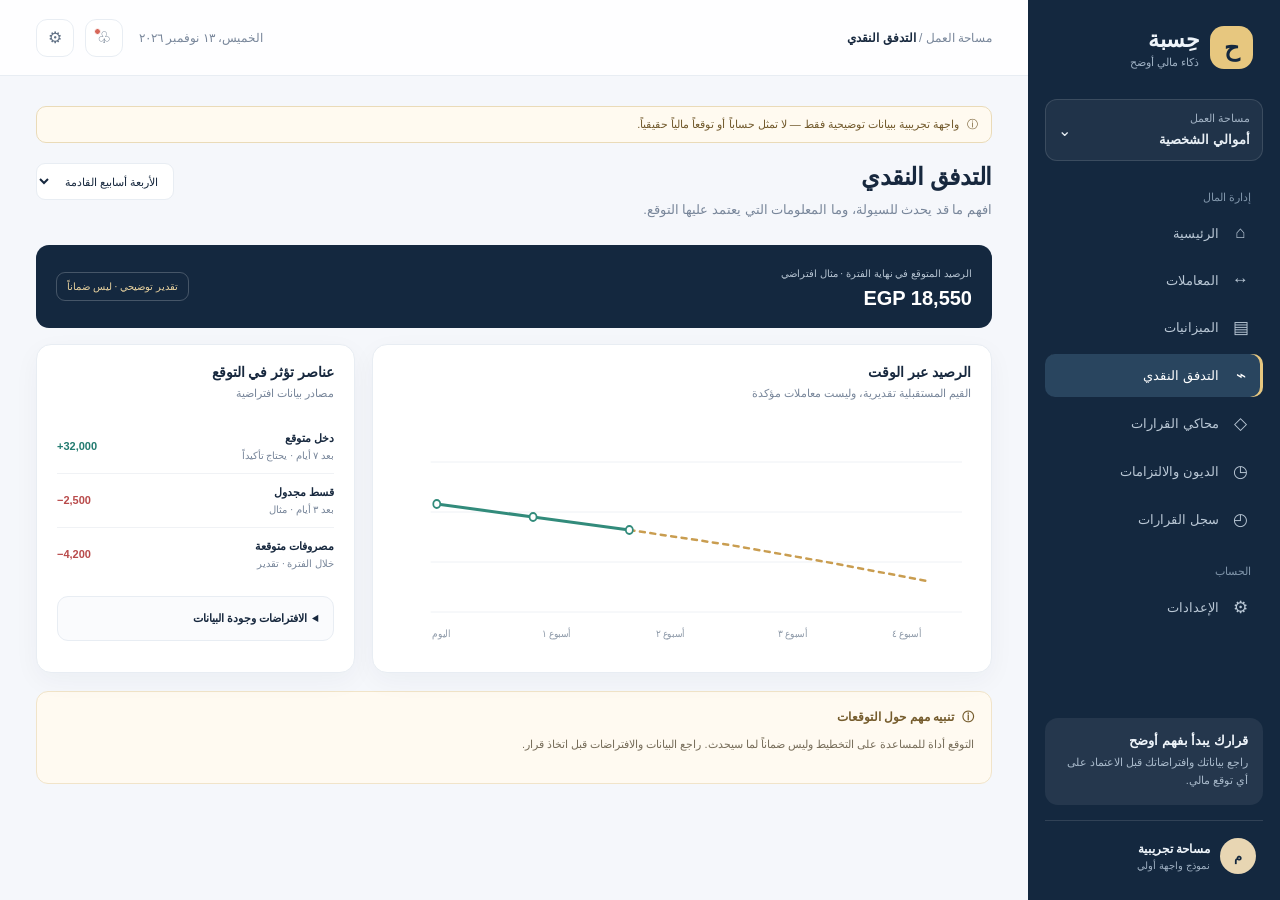
<file: forecast.html>
<!doctype html>
<html lang="ar" dir="rtl">
<head>
  <meta charset="utf-8">
  <meta name="viewport" content="width=device-width, initial-scale=1">
  <meta name="theme-color" content="#f5f7fb">
  <title>حِسبة — ذكاء مالي أوضح</title>
  <link rel="stylesheet" href="styles.css">
</head>
<body data-current-page="forecast">
  <div class="app">
    <aside class="sidebar" id="sidebar" aria-label="القائمة الرئيسية">
      <div class="brand">
        <div class="brand-mark" aria-hidden="true">ح</div>
        <div><div class="brand-name">حِسبة</div><div class="brand-caption">ذكاء مالي أوضح</div></div>
      </div>

      <button class="workspace-switch" type="button" aria-label="مساحة العمل الشخصية">
        <span><small>مساحة العمل</small><strong>أموالي الشخصية</strong></span>
        <span aria-hidden="true">⌄</span>
      </button>

      <nav>
        <div class="nav-group-label">إدارة المال</div>
        <div class="nav-list">
          <button class="nav-item" data-page="dashboard" type="button"><span class="nav-icon">⌂</span>الرئيسية</button>
          <button class="nav-item" data-page="transactions" type="button"><span class="nav-icon">↔</span>المعاملات</button>
          <button class="nav-item" data-page="budgets" type="button"><span class="nav-icon">▤</span>الميزانيات</button>
          <button class="nav-item active" data-page="forecast" type="button"><span class="nav-icon">⌁</span>التدفق النقدي</button>
          <button class="nav-item" data-page="simulator" type="button"><span class="nav-icon">◇</span>محاكي القرارات</button>
          <button class="nav-item" data-page="debts" type="button"><span class="nav-icon">◷</span>الديون والالتزامات</button>
          <button class="nav-item" data-page="history" type="button"><span class="nav-icon">◴</span>سجل القرارات</button>
        </div>
        <div class="nav-group-label" style="margin-top:24px">الحساب</div>
        <div class="nav-list">
          <button class="nav-item" data-page="settings" type="button"><span class="nav-icon">⚙</span>الإعدادات</button>
        </div>
      </nav>

      <div class="sidebar-bottom">
        <div class="help-card">
          <strong>قرارك يبدأ بفهم أوضح</strong>
          <p>راجع بياناتك وافتراضاتك قبل الاعتماد على أي توقع مالي.</p>
        </div>
        <div class="user-chip">
          <div class="avatar" aria-hidden="true">م</div>
          <div><strong>مساحة تجريبية</strong><small>نموذج واجهة أولي</small></div>
        </div>
      </div>
    </aside>
    <div class="mobile-overlay" id="mobileOverlay"></div>

    <main class="main">
      <header class="topbar">
        <div style="display:flex;align-items:center;gap:12px">
          <button class="mobile-menu" id="mobileMenu" type="button" aria-label="فتح القائمة">☰</button>
          <div class="crumb">مساحة العمل <span aria-hidden="true">/</span> <strong id="breadcrumb">التدفق النقدي</strong></div>
        </div>
        <div class="top-actions">
          <span class="top-date">الخميس، ١٣ نوفمبر ٢٠٢٦</span>
          <button class="icon-button" id="notificationButton" type="button" aria-label="التنبيهات">♧<span class="notification-dot"></span></button>
          <button class="icon-button" data-page="settings" type="button" aria-label="الإعدادات">⚙</button>
        </div>
      </header>

      <div class="content">
<div class="demo-note"><span aria-hidden="true">ⓘ</span><span>واجهة تجريبية ببيانات توضيحية فقط — لا تمثل حساباً أو توقعاً مالياً حقيقياً.</span></div>

<section class="page active" id="page-forecast" aria-labelledby="forecast-title">
          <div class="page-heading"><div><h1 id="forecast-title">التدفق النقدي</h1><p class="subtitle">افهم ما قد يحدث للسيولة، وما المعلومات التي يعتمد عليها التوقع.</p></div><select class="control" aria-label="الفترة المتوقعة"><option>الأربعة أسابيع القادمة</option><option>الأسبوعان القادمان</option></select></div>
          <div class="forecast-banner"><div><small>الرصيد المتوقع في نهاية الفترة · مثال افتراضي</small><strong>EGP 18,550</strong></div><div class="confidence">تقدير توضيحي · ليس ضماناً</div></div>
          <div class="grid dashboard-grid">
            <article class="card"><div class="card-head"><div><h2 class="card-title">الرصيد عبر الوقت</h2><div class="card-caption">القيم المستقبلية تقديرية، وليست معاملات مؤكدة</div></div></div><div class="card-body"><div class="chart-wrap" role="img" aria-label="خط توضيحي لتغير الرصيد المتوقع، جميع القيم افتراضية"><svg viewBox="0 0 660 220" preserveAspectRatio="none" aria-hidden="true"><line class="grid-line" x1="43" y1="30" x2="650" y2="30"/><line class="grid-line" x1="43" y1="80" x2="650" y2="80"/><line class="grid-line" x1="43" y1="130" x2="650" y2="130"/><line class="grid-line" x1="43" y1="180" x2="650" y2="180"/><path class="chart-line" d="M50 72 L160 85 L270 98"/><path class="chart-forecast" d="M270 98 L385 113 L495 130 L610 149"/><circle class="chart-point" cx="50" cy="72" r="4"/><circle class="chart-point" cx="160" cy="85" r="4"/><circle class="chart-point" cx="270" cy="98" r="4"/><text class="chart-label" x="45" y="205">اليوم</text><text class="chart-label" x="170" y="205">أسبوع ١</text><text class="chart-label" x="300" y="205">أسبوع ٢</text><text class="chart-label" x="440" y="205">أسبوع ٣</text><text class="chart-label" x="570" y="205">أسبوع ٤</text></svg></div></div></article>
            <article class="card"><div class="card-head"><div><h2 class="card-title">عناصر تؤثر في التوقع</h2><div class="card-caption">مصادر بيانات افتراضية</div></div></div><div class="card-body"><div class="obligation-list"><div class="obligation-row"><div><div class="obligation-name">دخل متوقع</div><div class="obligation-date">بعد ٧ أيام · يحتاج تأكيداً</div></div><div class="obligation-amount positive">+32,000</div></div><div class="obligation-row"><div><div class="obligation-name">قسط مجدول</div><div class="obligation-date">بعد ٣ أيام · مثال</div></div><div class="obligation-amount negative">−2,500</div></div><div class="obligation-row"><div><div class="obligation-name">مصروفات متوقعة</div><div class="obligation-date">خلال الفترة · تقدير</div></div><div class="obligation-amount negative">−4,200</div></div></div><details class="assumptions"><summary>الافتراضات وجودة البيانات</summary><p>هذه الشاشة تعرض بيانات افتراضية للتصميم. في المنتج، ينبغي توضيح مصدر كل قيمة، وتاريخ تحديثها، وما إذا كانت مؤكدة أو مقدرة. لا يوجد هنا تكامل مصرفي مفترض.</p></details></div></article>
          </div>
          <div class="warning-card section-gap"><div class="warning-title"><span>ⓘ</span> تنبيه مهم حول التوقعات</div><p>التوقع أداة للمساعدة على التخطيط وليس ضماناً لما سيحدث. راجع البيانات والافتراضات قبل اتخاذ قرار.</p></div>
        </section>
      </div>
    </main>
  </div>

  <div class="toast" id="toast" role="status" aria-live="polite"></div>

<script>
    (() => {
      const pageTitles = {
        dashboard: "الرئيسية", transactions: "المعاملات", budgets: "الميزانيات",
        forecast: "التدفق النقدي", simulator: "محاكي القرارات",
        debts: "الديون والالتزامات", history: "سجل القرارات", settings: "الإعدادات"
      };
      const sidebar = document.getElementById("sidebar");
      document.querySelectorAll(".nav-item[data-page]").forEach(item => { if (item.dataset.page === document.body.dataset.currentPage) item.classList.add("active"); else item.classList.remove("active"); });
      const overlay = document.getElementById("mobileOverlay");
      const toast = document.getElementById("toast");
      let activeFilter = "all";
      let toastTimer;

      function notify(message) {
        toast.textContent = message;
        toast.classList.add("show");
        window.clearTimeout(toastTimer);
        toastTimer = window.setTimeout(() => toast.classList.remove("show"), 2800);
      }

      function closeMobileNav() {
        sidebar.classList.remove("open");
        overlay.classList.remove("open");
      }

      function showPage(name) { if (pageTitles[name]) window.location.href = name === "dashboard" ? "index.html" : `${name}.html`; }

      document.addEventListener("click", event => {
        const pageControl = event.target.closest("[data-page]");
        if (pageControl) {
          event.preventDefault();
          showPage(pageControl.dataset.page);
        }
        const openControl = event.target.closest("[data-open-modal]");
        if (openControl) {
          document.getElementById(openControl.dataset.openModal).classList.add("open");
          window.setTimeout(() => document.getElementById("transactionDescription").focus(), 0);
        }
        if (event.target.matches("[data-close-modal]") || event.target.classList.contains("modal-backdrop")) {
          event.target.closest(".modal-backdrop")?.classList.remove("open");
          if (event.target.classList.contains("modal-backdrop")) event.target.classList.remove("open");
        }
      });

      document.getElementById("mobileMenu")?.addEventListener("click", () => {
        sidebar.classList.add("open");
        overlay.classList.add("open");
      });
      overlay.addEventListener("click", closeMobileNav);
      document.getElementById("notificationButton")?.addEventListener("click", () => notify("لا توجد تنبيهات فعلية في هذه المعاينة."));

      document.getElementById("transactionForm")?.addEventListener("submit", event => {
        event.preventDefault();
        const type = document.getElementById("transactionType").value;
        const description = document.getElementById("transactionDescription").value.trim();
        const category = document.getElementById("transactionCategory").value.trim();
        const amount = Number(document.getElementById("transactionAmount").value);
        const dateValue = document.getElementById("transactionDate").value;
        if (!description || !category || !Number.isFinite(amount) || amount <= 0 || !dateValue) {
          notify("راجع الحقول المطلوبة والمبلغ.");
          return;
        }
        const date = new Date(`${dateValue}T12:00:00`);
        const formattedDate = new Intl.DateTimeFormat("ar-EG", { day: "numeric", month: "long", year: "numeric" }).format(date);
        const row = document.createElement("tr");
        row.dataset.kind = type;
        const kindLabel = type === "income" ? "دخل" : "مصروف";
        const sign = type === "income" ? "+" : "−";
        const amountClass = type === "income" ? "positive" : "negative";
        row.innerHTML = `<td></td><td></td><td><span class="type-pill ${type === "income" ? "pill-income" : "pill-expense"}">${kindLabel}</span></td><td></td><td><span class="status-pill pill-neutral">توضيحي</span></td><td class="amount ${amountClass}"></td>`;
        row.children[0].textContent = description;
        row.children[1].textContent = category;
        row.children[3].textContent = formattedDate;
        row.children[5].textContent = `${sign} ${new Intl.NumberFormat("en-US", { minimumFractionDigits: 2, maximumFractionDigits: 2 }).format(amount)} EGP`;
        document.getElementById("transactionRows").prepend(row);
        event.target.reset();
        document.getElementById("transactionModal").classList.remove("open");
        applyTransactionFilters();
        notify("أُضيفت المعاملة إلى معاينة الواجهة فقط.");
      });

      function applyTransactionFilters() {
        const query = document.getElementById("transactionSearch").value.trim().toLocaleLowerCase("ar");
        const rows = [...document.querySelectorAll("#transactionRows tr")];
        let visible = 0;
        rows.forEach(row => {
          const matchesType = activeFilter === "all" || row.dataset.kind === activeFilter;
          const matchesQuery = row.textContent.toLocaleLowerCase("ar").includes(query);
          const show = matchesType && matchesQuery;
          row.hidden = !show;
          if (show) visible += 1;
        });
        document.getElementById("transactionEmpty").hidden = visible !== 0;
      }
      document.getElementById("transactionSearch")?.addEventListener("input", applyTransactionFilters);
      document.querySelectorAll("[data-filter]").forEach(button => button.addEventListener("click", () => {
        activeFilter = button.dataset.filter;
        document.querySelectorAll("[data-filter]").forEach(filter => filter.classList.toggle("active", filter === button));
        applyTransactionFilters();
      }));

      document.getElementById("compareButton")?.addEventListener("click", () => {
        const amount = Number(document.getElementById("purchaseAmount").value);
        const count = Number(document.getElementById("installmentCount").value);
        if (!Number.isFinite(amount) || amount <= 0 || !Number.isFinite(count) || count < 1) {
          notify("أدخل مبلغاً وعدداً صالحين للمقارنة.");
          return;
        }
        const baseline = 18550;
        const firstPayment = amount / count;
        const fmt = value => `EGP ${new Intl.NumberFormat("en-US", { maximumFractionDigits: 0 }).format(Math.round(value))}`;
        document.getElementById("baselineLiquidity").textContent = fmt(baseline);
        document.getElementById("cashLiquidity").textContent = fmt(baseline - amount);
        document.getElementById("installmentLiquidity").textContent = fmt(baseline - firstPayment);
        document.getElementById("scenarioTotal").textContent = fmt(amount);
        document.getElementById("firstPayment").textContent = fmt(firstPayment);
        document.getElementById("scenarioCount").textContent = new Intl.NumberFormat("ar-EG").format(count);
        notify("تم تحديث المقارنة الافتراضية. راجع الافتراضات قبل تفسيرها.");
      });
      document.querySelectorAll("[data-scenario]").forEach(card => card.addEventListener("click", () => {
        document.querySelectorAll("[data-scenario]").forEach(item => item.classList.toggle("selected", item === card));
      }));
      document.getElementById("saveScenarioButton")?.addEventListener("click", () => notify("حُفظت المقارنة في هذه المعاينة فقط."));
      document.getElementById("confirmDecisionButton")?.addEventListener("click", () => {
        if (window.confirm("هذا نموذج تجريبي فقط. هل تريد إضافة سجل توضيحي إلى سجل القرارات؟")) {
          showPage("history");
          notify("لم ينفذ أي قرار مالي. هذه المعاينة لا تحفظ بيانات دائمة.");
        }
      });
      document.getElementById("newBudgetButton")?.addEventListener("click", () => notify("إنشاء الميزانيات غير موصول بحفظ دائم في هذه المعاينة."));
      document.getElementById("budgetAdjustButton")?.addEventListener("click", () => notify("راجع المثال التوضيحي أسفل توزيع الميزانية."));
      document.getElementById("reviewBudgetButton")?.addEventListener("click", () => notify("هذا تعديل افتراضي؛ لا توجد بيانات فعلية لمراجعتها."));
      document.getElementById("confirmBudgetButton")?.addEventListener("click", () => {
        if (window.confirm("تأكيد المثال يغيّر الواجهة التجريبية فقط، ولا يعدل ميزانية حقيقية. هل تريد المتابعة؟")) notify("تم تأكيد المثال داخل المعاينة فقط.");
      });
      document.getElementById("addDebtButton")?.addEventListener("click", () => notify("يمكن استعراض الالتزامات التوضيحية فقط في هذا النموذج."));
      document.getElementById("saveSettingsButton")?.addEventListener("click", () => notify("حُفظت الإعدادات في المعاينة الحالية فقط."));
      document.querySelectorAll("[data-history-detail]").forEach(button => button.addEventListener("click", () => {
        window.alert("تفاصيل توضيحية: هذه مقارنة تجريبية. بيانات النتيجة الفعلية غير متاحة في هذا النموذج.");
      }));
      document.addEventListener("keydown", event => {
        if (event.key === "Escape") {
          document.querySelectorAll(".modal-backdrop.open").forEach(modal => modal.classList.remove("open"));
          closeMobileNav();
        }
      });
    })();
  </script>
</body>
</html>
</file>
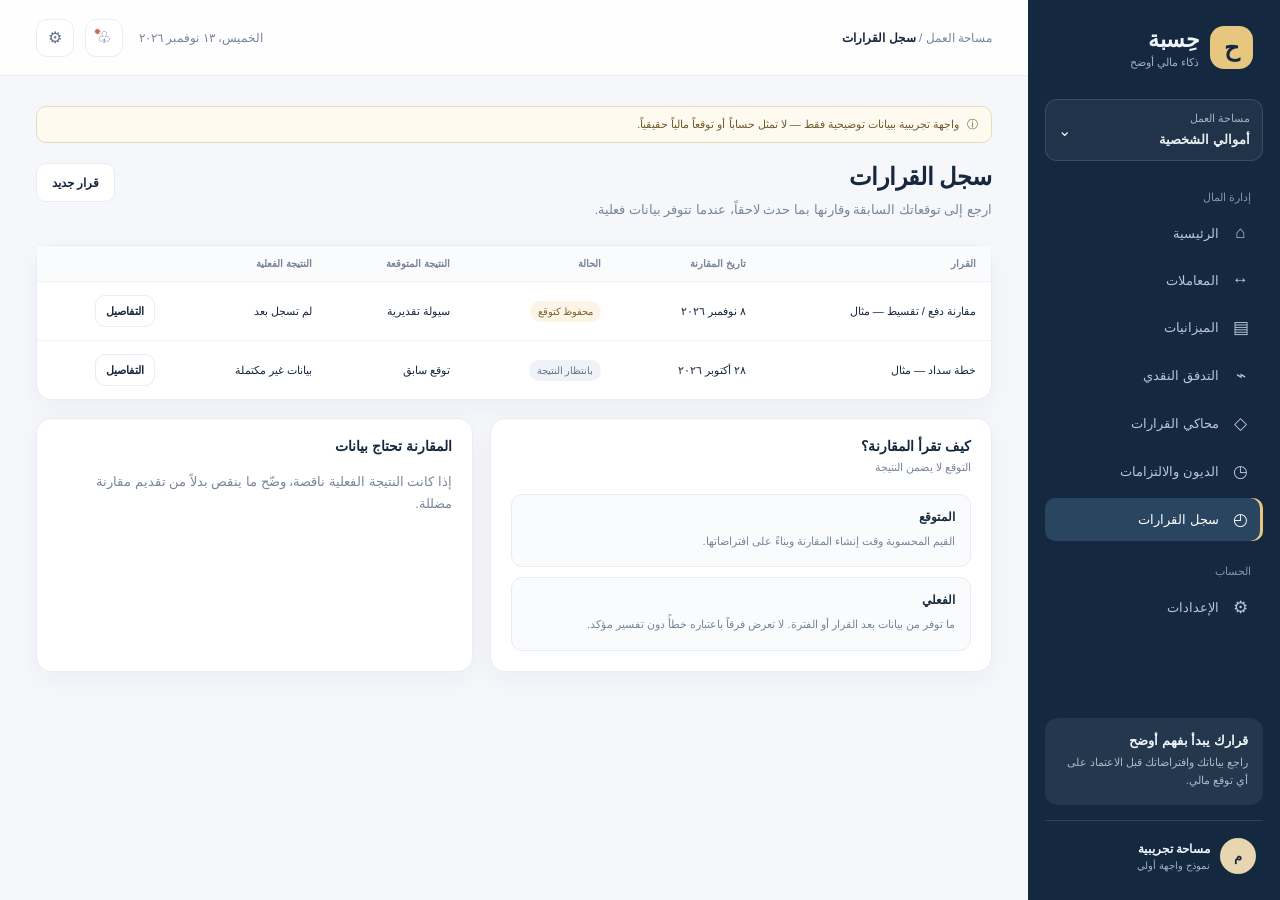
<file: history.html>
<!doctype html>
<html lang="ar" dir="rtl">
<head>
  <meta charset="utf-8">
  <meta name="viewport" content="width=device-width, initial-scale=1">
  <meta name="theme-color" content="#f5f7fb">
  <title>حِسبة — ذكاء مالي أوضح</title>
  <link rel="stylesheet" href="styles.css">
</head>
<body data-current-page="history">
  <div class="app">
    <aside class="sidebar" id="sidebar" aria-label="القائمة الرئيسية">
      <div class="brand">
        <div class="brand-mark" aria-hidden="true">ح</div>
        <div><div class="brand-name">حِسبة</div><div class="brand-caption">ذكاء مالي أوضح</div></div>
      </div>

      <button class="workspace-switch" type="button" aria-label="مساحة العمل الشخصية">
        <span><small>مساحة العمل</small><strong>أموالي الشخصية</strong></span>
        <span aria-hidden="true">⌄</span>
      </button>

      <nav>
        <div class="nav-group-label">إدارة المال</div>
        <div class="nav-list">
          <button class="nav-item" data-page="dashboard" type="button"><span class="nav-icon">⌂</span>الرئيسية</button>
          <button class="nav-item" data-page="transactions" type="button"><span class="nav-icon">↔</span>المعاملات</button>
          <button class="nav-item" data-page="budgets" type="button"><span class="nav-icon">▤</span>الميزانيات</button>
          <button class="nav-item" data-page="forecast" type="button"><span class="nav-icon">⌁</span>التدفق النقدي</button>
          <button class="nav-item" data-page="simulator" type="button"><span class="nav-icon">◇</span>محاكي القرارات</button>
          <button class="nav-item" data-page="debts" type="button"><span class="nav-icon">◷</span>الديون والالتزامات</button>
          <button class="nav-item active" data-page="history" type="button"><span class="nav-icon">◴</span>سجل القرارات</button>
        </div>
        <div class="nav-group-label" style="margin-top:24px">الحساب</div>
        <div class="nav-list">
          <button class="nav-item" data-page="settings" type="button"><span class="nav-icon">⚙</span>الإعدادات</button>
        </div>
      </nav>

      <div class="sidebar-bottom">
        <div class="help-card">
          <strong>قرارك يبدأ بفهم أوضح</strong>
          <p>راجع بياناتك وافتراضاتك قبل الاعتماد على أي توقع مالي.</p>
        </div>
        <div class="user-chip">
          <div class="avatar" aria-hidden="true">م</div>
          <div><strong>مساحة تجريبية</strong><small>نموذج واجهة أولي</small></div>
        </div>
      </div>
    </aside>
    <div class="mobile-overlay" id="mobileOverlay"></div>

    <main class="main">
      <header class="topbar">
        <div style="display:flex;align-items:center;gap:12px">
          <button class="mobile-menu" id="mobileMenu" type="button" aria-label="فتح القائمة">☰</button>
          <div class="crumb">مساحة العمل <span aria-hidden="true">/</span> <strong id="breadcrumb">سجل القرارات</strong></div>
        </div>
        <div class="top-actions">
          <span class="top-date">الخميس، ١٣ نوفمبر ٢٠٢٦</span>
          <button class="icon-button" id="notificationButton" type="button" aria-label="التنبيهات">♧<span class="notification-dot"></span></button>
          <button class="icon-button" data-page="settings" type="button" aria-label="الإعدادات">⚙</button>
        </div>
      </header>

      <div class="content">
<div class="demo-note"><span aria-hidden="true">ⓘ</span><span>واجهة تجريبية ببيانات توضيحية فقط — لا تمثل حساباً أو توقعاً مالياً حقيقياً.</span></div>

<section class="page active" id="page-history" aria-labelledby="history-title">
          <div class="page-heading"><div><h1 id="history-title">سجل القرارات</h1><p class="subtitle">ارجع إلى توقعاتك السابقة وقارنها بما حدث لاحقاً، عندما تتوفر بيانات فعلية.</p></div><button class="button button-secondary" data-page="simulator">قرار جديد</button></div>
          <article class="card"><div class="table-wrap"><table><thead><tr><th>القرار</th><th>تاريخ المقارنة</th><th>الحالة</th><th>النتيجة المتوقعة</th><th>النتيجة الفعلية</th><th></th></tr></thead><tbody><tr><td>مقارنة دفع / تقسيط — مثال</td><td>٨ نوفمبر ٢٠٢٦</td><td><span class="status-pill pill-estimate">محفوظ كتوقع</span></td><td>سيولة تقديرية</td><td>لم تسجل بعد</td><td><button class="button button-secondary button-sm" data-history-detail>التفاصيل</button></td></tr><tr><td>خطة سداد — مثال</td><td>٢٨ أكتوبر ٢٠٢٦</td><td><span class="status-pill pill-neutral">بانتظار النتيجة</span></td><td>توقع سابق</td><td>بيانات غير مكتملة</td><td><button class="button button-secondary button-sm" data-history-detail>التفاصيل</button></td></tr></tbody></table></div></article>
          <div class="grid lower-grid">
            <article class="card"><div class="card-head"><div><h2 class="card-title">كيف تقرأ المقارنة؟</h2><div class="card-caption">التوقع لا يضمن النتيجة</div></div></div><div class="card-body"><div class="info-box"><strong>المتوقع</strong><p>القيم المحسوبة وقت إنشاء المقارنة وبناءً على افتراضاتها.</p></div><div class="info-box" style="margin-top:10px"><strong>الفعلي</strong><p>ما توفر من بيانات بعد القرار أو الفترة. لا تعرض فرقاً باعتباره خطأً دون تفسير مؤكد.</p></div></div></article>
            <article class="card"><div class="card-head"><div><h2 class="card-title">المقارنة تحتاج بيانات</h2></div></div><div class="card-body"><p class="subtitle" style="margin:0">إذا كانت النتيجة الفعلية ناقصة، وضّح ما ينقص بدلاً من تقديم مقارنة مضللة.</p></div></article>
          </div>
        </section>
      </div>
    </main>
  </div>

  <div class="toast" id="toast" role="status" aria-live="polite"></div>

<script>
    (() => {
      const pageTitles = {
        dashboard: "الرئيسية", transactions: "المعاملات", budgets: "الميزانيات",
        forecast: "التدفق النقدي", simulator: "محاكي القرارات",
        debts: "الديون والالتزامات", history: "سجل القرارات", settings: "الإعدادات"
      };
      const sidebar = document.getElementById("sidebar");
      document.querySelectorAll(".nav-item[data-page]").forEach(item => { if (item.dataset.page === document.body.dataset.currentPage) item.classList.add("active"); else item.classList.remove("active"); });
      const overlay = document.getElementById("mobileOverlay");
      const toast = document.getElementById("toast");
      let activeFilter = "all";
      let toastTimer;

      function notify(message) {
        toast.textContent = message;
        toast.classList.add("show");
        window.clearTimeout(toastTimer);
        toastTimer = window.setTimeout(() => toast.classList.remove("show"), 2800);
      }

      function closeMobileNav() {
        sidebar.classList.remove("open");
        overlay.classList.remove("open");
      }

      function showPage(name) { if (pageTitles[name]) window.location.href = name === "dashboard" ? "index.html" : `${name}.html`; }

      document.addEventListener("click", event => {
        const pageControl = event.target.closest("[data-page]");
        if (pageControl) {
          event.preventDefault();
          showPage(pageControl.dataset.page);
        }
        const openControl = event.target.closest("[data-open-modal]");
        if (openControl) {
          document.getElementById(openControl.dataset.openModal).classList.add("open");
          window.setTimeout(() => document.getElementById("transactionDescription").focus(), 0);
        }
        if (event.target.matches("[data-close-modal]") || event.target.classList.contains("modal-backdrop")) {
          event.target.closest(".modal-backdrop")?.classList.remove("open");
          if (event.target.classList.contains("modal-backdrop")) event.target.classList.remove("open");
        }
      });

      document.getElementById("mobileMenu")?.addEventListener("click", () => {
        sidebar.classList.add("open");
        overlay.classList.add("open");
      });
      overlay.addEventListener("click", closeMobileNav);
      document.getElementById("notificationButton")?.addEventListener("click", () => notify("لا توجد تنبيهات فعلية في هذه المعاينة."));

      document.getElementById("transactionForm")?.addEventListener("submit", event => {
        event.preventDefault();
        const type = document.getElementById("transactionType").value;
        const description = document.getElementById("transactionDescription").value.trim();
        const category = document.getElementById("transactionCategory").value.trim();
        const amount = Number(document.getElementById("transactionAmount").value);
        const dateValue = document.getElementById("transactionDate").value;
        if (!description || !category || !Number.isFinite(amount) || amount <= 0 || !dateValue) {
          notify("راجع الحقول المطلوبة والمبلغ.");
          return;
        }
        const date = new Date(`${dateValue}T12:00:00`);
        const formattedDate = new Intl.DateTimeFormat("ar-EG", { day: "numeric", month: "long", year: "numeric" }).format(date);
        const row = document.createElement("tr");
        row.dataset.kind = type;
        const kindLabel = type === "income" ? "دخل" : "مصروف";
        const sign = type === "income" ? "+" : "−";
        const amountClass = type === "income" ? "positive" : "negative";
        row.innerHTML = `<td></td><td></td><td><span class="type-pill ${type === "income" ? "pill-income" : "pill-expense"}">${kindLabel}</span></td><td></td><td><span class="status-pill pill-neutral">توضيحي</span></td><td class="amount ${amountClass}"></td>`;
        row.children[0].textContent = description;
        row.children[1].textContent = category;
        row.children[3].textContent = formattedDate;
        row.children[5].textContent = `${sign} ${new Intl.NumberFormat("en-US", { minimumFractionDigits: 2, maximumFractionDigits: 2 }).format(amount)} EGP`;
        document.getElementById("transactionRows").prepend(row);
        event.target.reset();
        document.getElementById("transactionModal").classList.remove("open");
        applyTransactionFilters();
        notify("أُضيفت المعاملة إلى معاينة الواجهة فقط.");
      });

      function applyTransactionFilters() {
        const query = document.getElementById("transactionSearch").value.trim().toLocaleLowerCase("ar");
        const rows = [...document.querySelectorAll("#transactionRows tr")];
        let visible = 0;
        rows.forEach(row => {
          const matchesType = activeFilter === "all" || row.dataset.kind === activeFilter;
          const matchesQuery = row.textContent.toLocaleLowerCase("ar").includes(query);
          const show = matchesType && matchesQuery;
          row.hidden = !show;
          if (show) visible += 1;
        });
        document.getElementById("transactionEmpty").hidden = visible !== 0;
      }
      document.getElementById("transactionSearch")?.addEventListener("input", applyTransactionFilters);
      document.querySelectorAll("[data-filter]").forEach(button => button.addEventListener("click", () => {
        activeFilter = button.dataset.filter;
        document.querySelectorAll("[data-filter]").forEach(filter => filter.classList.toggle("active", filter === button));
        applyTransactionFilters();
      }));

      document.getElementById("compareButton")?.addEventListener("click", () => {
        const amount = Number(document.getElementById("purchaseAmount").value);
        const count = Number(document.getElementById("installmentCount").value);
        if (!Number.isFinite(amount) || amount <= 0 || !Number.isFinite(count) || count < 1) {
          notify("أدخل مبلغاً وعدداً صالحين للمقارنة.");
          return;
        }
        const baseline = 18550;
        const firstPayment = amount / count;
        const fmt = value => `EGP ${new Intl.NumberFormat("en-US", { maximumFractionDigits: 0 }).format(Math.round(value))}`;
        document.getElementById("baselineLiquidity").textContent = fmt(baseline);
        document.getElementById("cashLiquidity").textContent = fmt(baseline - amount);
        document.getElementById("installmentLiquidity").textContent = fmt(baseline - firstPayment);
        document.getElementById("scenarioTotal").textContent = fmt(amount);
        document.getElementById("firstPayment").textContent = fmt(firstPayment);
        document.getElementById("scenarioCount").textContent = new Intl.NumberFormat("ar-EG").format(count);
        notify("تم تحديث المقارنة الافتراضية. راجع الافتراضات قبل تفسيرها.");
      });
      document.querySelectorAll("[data-scenario]").forEach(card => card.addEventListener("click", () => {
        document.querySelectorAll("[data-scenario]").forEach(item => item.classList.toggle("selected", item === card));
      }));
      document.getElementById("saveScenarioButton")?.addEventListener("click", () => notify("حُفظت المقارنة في هذه المعاينة فقط."));
      document.getElementById("confirmDecisionButton")?.addEventListener("click", () => {
        if (window.confirm("هذا نموذج تجريبي فقط. هل تريد إضافة سجل توضيحي إلى سجل القرارات؟")) {
          showPage("history");
          notify("لم ينفذ أي قرار مالي. هذه المعاينة لا تحفظ بيانات دائمة.");
        }
      });
      document.getElementById("newBudgetButton")?.addEventListener("click", () => notify("إنشاء الميزانيات غير موصول بحفظ دائم في هذه المعاينة."));
      document.getElementById("budgetAdjustButton")?.addEventListener("click", () => notify("راجع المثال التوضيحي أسفل توزيع الميزانية."));
      document.getElementById("reviewBudgetButton")?.addEventListener("click", () => notify("هذا تعديل افتراضي؛ لا توجد بيانات فعلية لمراجعتها."));
      document.getElementById("confirmBudgetButton")?.addEventListener("click", () => {
        if (window.confirm("تأكيد المثال يغيّر الواجهة التجريبية فقط، ولا يعدل ميزانية حقيقية. هل تريد المتابعة؟")) notify("تم تأكيد المثال داخل المعاينة فقط.");
      });
      document.getElementById("addDebtButton")?.addEventListener("click", () => notify("يمكن استعراض الالتزامات التوضيحية فقط في هذا النموذج."));
      document.getElementById("saveSettingsButton")?.addEventListener("click", () => notify("حُفظت الإعدادات في المعاينة الحالية فقط."));
      document.querySelectorAll("[data-history-detail]").forEach(button => button.addEventListener("click", () => {
        window.alert("تفاصيل توضيحية: هذه مقارنة تجريبية. بيانات النتيجة الفعلية غير متاحة في هذا النموذج.");
      }));
      document.addEventListener("keydown", event => {
        if (event.key === "Escape") {
          document.querySelectorAll(".modal-backdrop.open").forEach(modal => modal.classList.remove("open"));
          closeMobileNav();
        }
      });
    })();
  </script>
</body>
</html>
</file>
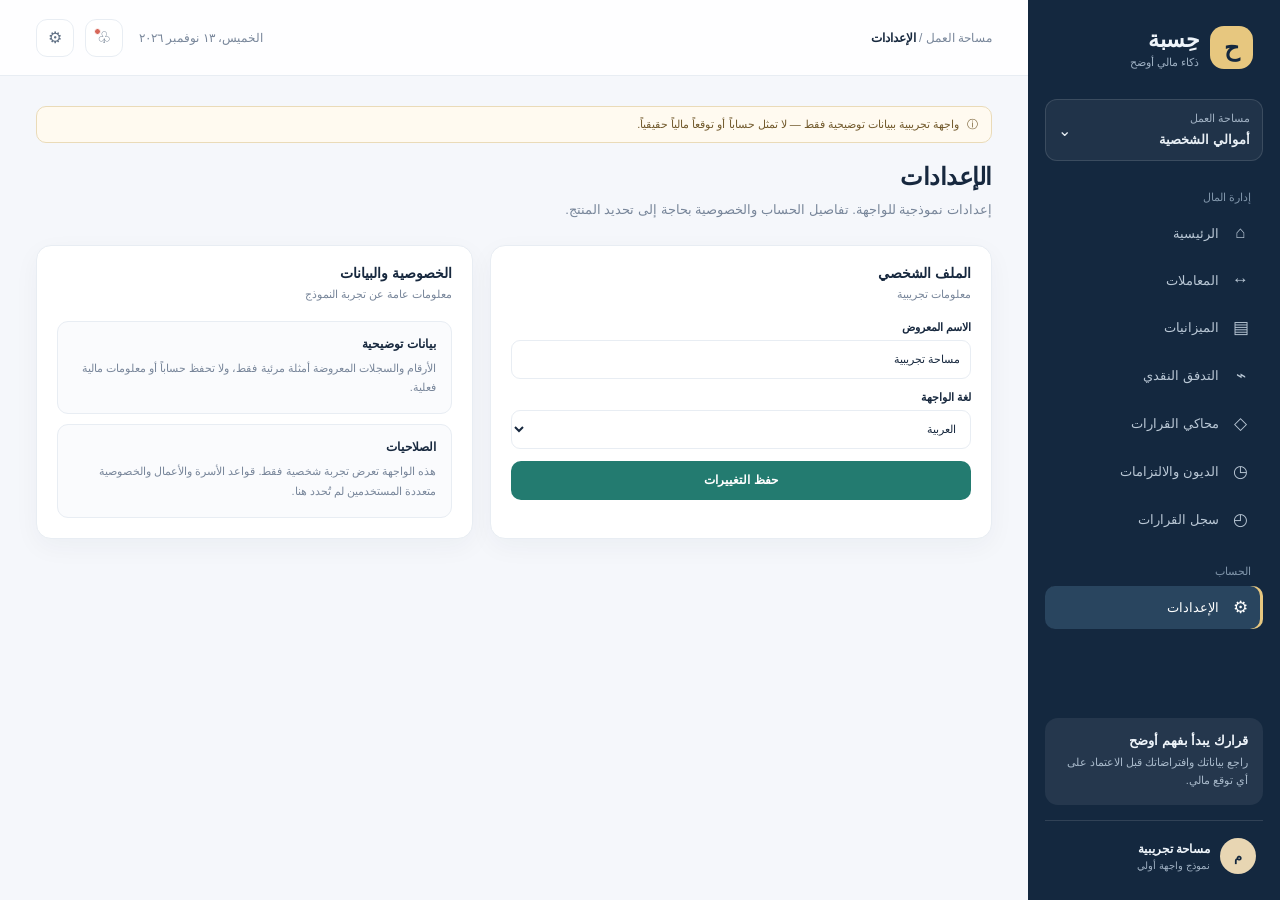
<file: settings.html>
<!doctype html>
<html lang="ar" dir="rtl">
<head>
  <meta charset="utf-8">
  <meta name="viewport" content="width=device-width, initial-scale=1">
  <meta name="theme-color" content="#f5f7fb">
  <title>حِسبة — ذكاء مالي أوضح</title>
  <link rel="stylesheet" href="styles.css">
</head>
<body data-current-page="settings">
  <div class="app">
    <aside class="sidebar" id="sidebar" aria-label="القائمة الرئيسية">
      <div class="brand">
        <div class="brand-mark" aria-hidden="true">ح</div>
        <div><div class="brand-name">حِسبة</div><div class="brand-caption">ذكاء مالي أوضح</div></div>
      </div>

      <button class="workspace-switch" type="button" aria-label="مساحة العمل الشخصية">
        <span><small>مساحة العمل</small><strong>أموالي الشخصية</strong></span>
        <span aria-hidden="true">⌄</span>
      </button>

      <nav>
        <div class="nav-group-label">إدارة المال</div>
        <div class="nav-list">
          <button class="nav-item" data-page="dashboard" type="button"><span class="nav-icon">⌂</span>الرئيسية</button>
          <button class="nav-item" data-page="transactions" type="button"><span class="nav-icon">↔</span>المعاملات</button>
          <button class="nav-item" data-page="budgets" type="button"><span class="nav-icon">▤</span>الميزانيات</button>
          <button class="nav-item" data-page="forecast" type="button"><span class="nav-icon">⌁</span>التدفق النقدي</button>
          <button class="nav-item" data-page="simulator" type="button"><span class="nav-icon">◇</span>محاكي القرارات</button>
          <button class="nav-item" data-page="debts" type="button"><span class="nav-icon">◷</span>الديون والالتزامات</button>
          <button class="nav-item" data-page="history" type="button"><span class="nav-icon">◴</span>سجل القرارات</button>
        </div>
        <div class="nav-group-label" style="margin-top:24px">الحساب</div>
        <div class="nav-list">
          <button class="nav-item active" data-page="settings" type="button"><span class="nav-icon">⚙</span>الإعدادات</button>
        </div>
      </nav>

      <div class="sidebar-bottom">
        <div class="help-card">
          <strong>قرارك يبدأ بفهم أوضح</strong>
          <p>راجع بياناتك وافتراضاتك قبل الاعتماد على أي توقع مالي.</p>
        </div>
        <div class="user-chip">
          <div class="avatar" aria-hidden="true">م</div>
          <div><strong>مساحة تجريبية</strong><small>نموذج واجهة أولي</small></div>
        </div>
      </div>
    </aside>
    <div class="mobile-overlay" id="mobileOverlay"></div>

    <main class="main">
      <header class="topbar">
        <div style="display:flex;align-items:center;gap:12px">
          <button class="mobile-menu" id="mobileMenu" type="button" aria-label="فتح القائمة">☰</button>
          <div class="crumb">مساحة العمل <span aria-hidden="true">/</span> <strong id="breadcrumb">الإعدادات</strong></div>
        </div>
        <div class="top-actions">
          <span class="top-date">الخميس، ١٣ نوفمبر ٢٠٢٦</span>
          <button class="icon-button" id="notificationButton" type="button" aria-label="التنبيهات">♧<span class="notification-dot"></span></button>
          <button class="icon-button" data-page="settings" type="button" aria-label="الإعدادات">⚙</button>
        </div>
      </header>

      <div class="content">
<div class="demo-note"><span aria-hidden="true">ⓘ</span><span>واجهة تجريبية ببيانات توضيحية فقط — لا تمثل حساباً أو توقعاً مالياً حقيقياً.</span></div>

<section class="page active" id="page-settings" aria-labelledby="settings-title">
          <div class="page-heading"><div><h1 id="settings-title">الإعدادات</h1><p class="subtitle">إعدادات نموذجية للواجهة. تفاصيل الحساب والخصوصية بحاجة إلى تحديد المنتج.</p></div></div>
          <div class="grid lower-grid">
            <article class="card"><div class="card-head"><div><h2 class="card-title">الملف الشخصي</h2><div class="card-caption">معلومات تجريبية</div></div></div><div class="card-body scenario-form"><div class="field"><label for="displayName">الاسم المعروض</label><input id="displayName" value="مساحة تجريبية"></div><div class="field"><label for="locale">لغة الواجهة</label><select id="locale"><option>العربية</option><option disabled>لغات أخرى — غير محددة</option></select></div><button class="button button-primary" id="saveSettingsButton">حفظ التغييرات</button></div></article>
            <article class="card"><div class="card-head"><div><h2 class="card-title">الخصوصية والبيانات</h2><div class="card-caption">معلومات عامة عن تجربة النموذج</div></div></div><div class="card-body"><div class="info-box"><strong>بيانات توضيحية</strong><p>الأرقام والسجلات المعروضة أمثلة مرئية فقط، ولا تحفظ حساباً أو معلومات مالية فعلية.</p></div><div class="info-box" style="margin-top:10px"><strong>الصلاحيات</strong><p>هذه الواجهة تعرض تجربة شخصية فقط. قواعد الأسرة والأعمال والخصوصية متعددة المستخدمين لم تُحدد هنا.</p></div></div></article>
          </div>
        </section>
      </div>
    </main>
  </div>

  <div class="toast" id="toast" role="status" aria-live="polite"></div>

<script>
    (() => {
      const pageTitles = {
        dashboard: "الرئيسية", transactions: "المعاملات", budgets: "الميزانيات",
        forecast: "التدفق النقدي", simulator: "محاكي القرارات",
        debts: "الديون والالتزامات", history: "سجل القرارات", settings: "الإعدادات"
      };
      const sidebar = document.getElementById("sidebar");
      document.querySelectorAll(".nav-item[data-page]").forEach(item => { if (item.dataset.page === document.body.dataset.currentPage) item.classList.add("active"); else item.classList.remove("active"); });
      const overlay = document.getElementById("mobileOverlay");
      const toast = document.getElementById("toast");
      let activeFilter = "all";
      let toastTimer;

      function notify(message) {
        toast.textContent = message;
        toast.classList.add("show");
        window.clearTimeout(toastTimer);
        toastTimer = window.setTimeout(() => toast.classList.remove("show"), 2800);
      }

      function closeMobileNav() {
        sidebar.classList.remove("open");
        overlay.classList.remove("open");
      }

      function showPage(name) { if (pageTitles[name]) window.location.href = name === "dashboard" ? "index.html" : `${name}.html`; }

      document.addEventListener("click", event => {
        const pageControl = event.target.closest("[data-page]");
        if (pageControl) {
          event.preventDefault();
          showPage(pageControl.dataset.page);
        }
        const openControl = event.target.closest("[data-open-modal]");
        if (openControl) {
          document.getElementById(openControl.dataset.openModal).classList.add("open");
          window.setTimeout(() => document.getElementById("transactionDescription").focus(), 0);
        }
        if (event.target.matches("[data-close-modal]") || event.target.classList.contains("modal-backdrop")) {
          event.target.closest(".modal-backdrop")?.classList.remove("open");
          if (event.target.classList.contains("modal-backdrop")) event.target.classList.remove("open");
        }
      });

      document.getElementById("mobileMenu")?.addEventListener("click", () => {
        sidebar.classList.add("open");
        overlay.classList.add("open");
      });
      overlay.addEventListener("click", closeMobileNav);
      document.getElementById("notificationButton")?.addEventListener("click", () => notify("لا توجد تنبيهات فعلية في هذه المعاينة."));

      document.getElementById("transactionForm")?.addEventListener("submit", event => {
        event.preventDefault();
        const type = document.getElementById("transactionType").value;
        const description = document.getElementById("transactionDescription").value.trim();
        const category = document.getElementById("transactionCategory").value.trim();
        const amount = Number(document.getElementById("transactionAmount").value);
        const dateValue = document.getElementById("transactionDate").value;
        if (!description || !category || !Number.isFinite(amount) || amount <= 0 || !dateValue) {
          notify("راجع الحقول المطلوبة والمبلغ.");
          return;
        }
        const date = new Date(`${dateValue}T12:00:00`);
        const formattedDate = new Intl.DateTimeFormat("ar-EG", { day: "numeric", month: "long", year: "numeric" }).format(date);
        const row = document.createElement("tr");
        row.dataset.kind = type;
        const kindLabel = type === "income" ? "دخل" : "مصروف";
        const sign = type === "income" ? "+" : "−";
        const amountClass = type === "income" ? "positive" : "negative";
        row.innerHTML = `<td></td><td></td><td><span class="type-pill ${type === "income" ? "pill-income" : "pill-expense"}">${kindLabel}</span></td><td></td><td><span class="status-pill pill-neutral">توضيحي</span></td><td class="amount ${amountClass}"></td>`;
        row.children[0].textContent = description;
        row.children[1].textContent = category;
        row.children[3].textContent = formattedDate;
        row.children[5].textContent = `${sign} ${new Intl.NumberFormat("en-US", { minimumFractionDigits: 2, maximumFractionDigits: 2 }).format(amount)} EGP`;
        document.getElementById("transactionRows").prepend(row);
        event.target.reset();
        document.getElementById("transactionModal").classList.remove("open");
        applyTransactionFilters();
        notify("أُضيفت المعاملة إلى معاينة الواجهة فقط.");
      });

      function applyTransactionFilters() {
        const query = document.getElementById("transactionSearch").value.trim().toLocaleLowerCase("ar");
        const rows = [...document.querySelectorAll("#transactionRows tr")];
        let visible = 0;
        rows.forEach(row => {
          const matchesType = activeFilter === "all" || row.dataset.kind === activeFilter;
          const matchesQuery = row.textContent.toLocaleLowerCase("ar").includes(query);
          const show = matchesType && matchesQuery;
          row.hidden = !show;
          if (show) visible += 1;
        });
        document.getElementById("transactionEmpty").hidden = visible !== 0;
      }
      document.getElementById("transactionSearch")?.addEventListener("input", applyTransactionFilters);
      document.querySelectorAll("[data-filter]").forEach(button => button.addEventListener("click", () => {
        activeFilter = button.dataset.filter;
        document.querySelectorAll("[data-filter]").forEach(filter => filter.classList.toggle("active", filter === button));
        applyTransactionFilters();
      }));

      document.getElementById("compareButton")?.addEventListener("click", () => {
        const amount = Number(document.getElementById("purchaseAmount").value);
        const count = Number(document.getElementById("installmentCount").value);
        if (!Number.isFinite(amount) || amount <= 0 || !Number.isFinite(count) || count < 1) {
          notify("أدخل مبلغاً وعدداً صالحين للمقارنة.");
          return;
        }
        const baseline = 18550;
        const firstPayment = amount / count;
        const fmt = value => `EGP ${new Intl.NumberFormat("en-US", { maximumFractionDigits: 0 }).format(Math.round(value))}`;
        document.getElementById("baselineLiquidity").textContent = fmt(baseline);
        document.getElementById("cashLiquidity").textContent = fmt(baseline - amount);
        document.getElementById("installmentLiquidity").textContent = fmt(baseline - firstPayment);
        document.getElementById("scenarioTotal").textContent = fmt(amount);
        document.getElementById("firstPayment").textContent = fmt(firstPayment);
        document.getElementById("scenarioCount").textContent = new Intl.NumberFormat("ar-EG").format(count);
        notify("تم تحديث المقارنة الافتراضية. راجع الافتراضات قبل تفسيرها.");
      });
      document.querySelectorAll("[data-scenario]").forEach(card => card.addEventListener("click", () => {
        document.querySelectorAll("[data-scenario]").forEach(item => item.classList.toggle("selected", item === card));
      }));
      document.getElementById("saveScenarioButton")?.addEventListener("click", () => notify("حُفظت المقارنة في هذه المعاينة فقط."));
      document.getElementById("confirmDecisionButton")?.addEventListener("click", () => {
        if (window.confirm("هذا نموذج تجريبي فقط. هل تريد إضافة سجل توضيحي إلى سجل القرارات؟")) {
          showPage("history");
          notify("لم ينفذ أي قرار مالي. هذه المعاينة لا تحفظ بيانات دائمة.");
        }
      });
      document.getElementById("newBudgetButton")?.addEventListener("click", () => notify("إنشاء الميزانيات غير موصول بحفظ دائم في هذه المعاينة."));
      document.getElementById("budgetAdjustButton")?.addEventListener("click", () => notify("راجع المثال التوضيحي أسفل توزيع الميزانية."));
      document.getElementById("reviewBudgetButton")?.addEventListener("click", () => notify("هذا تعديل افتراضي؛ لا توجد بيانات فعلية لمراجعتها."));
      document.getElementById("confirmBudgetButton")?.addEventListener("click", () => {
        if (window.confirm("تأكيد المثال يغيّر الواجهة التجريبية فقط، ولا يعدل ميزانية حقيقية. هل تريد المتابعة؟")) notify("تم تأكيد المثال داخل المعاينة فقط.");
      });
      document.getElementById("addDebtButton")?.addEventListener("click", () => notify("يمكن استعراض الالتزامات التوضيحية فقط في هذا النموذج."));
      document.getElementById("saveSettingsButton")?.addEventListener("click", () => notify("حُفظت الإعدادات في المعاينة الحالية فقط."));
      document.querySelectorAll("[data-history-detail]").forEach(button => button.addEventListener("click", () => {
        window.alert("تفاصيل توضيحية: هذه مقارنة تجريبية. بيانات النتيجة الفعلية غير متاحة في هذا النموذج.");
      }));
      document.addEventListener("keydown", event => {
        if (event.key === "Escape") {
          document.querySelectorAll(".modal-backdrop.open").forEach(modal => modal.classList.remove("open"));
          closeMobileNav();
        }
      });
    })();
  </script>
</body>
</html>
</file>
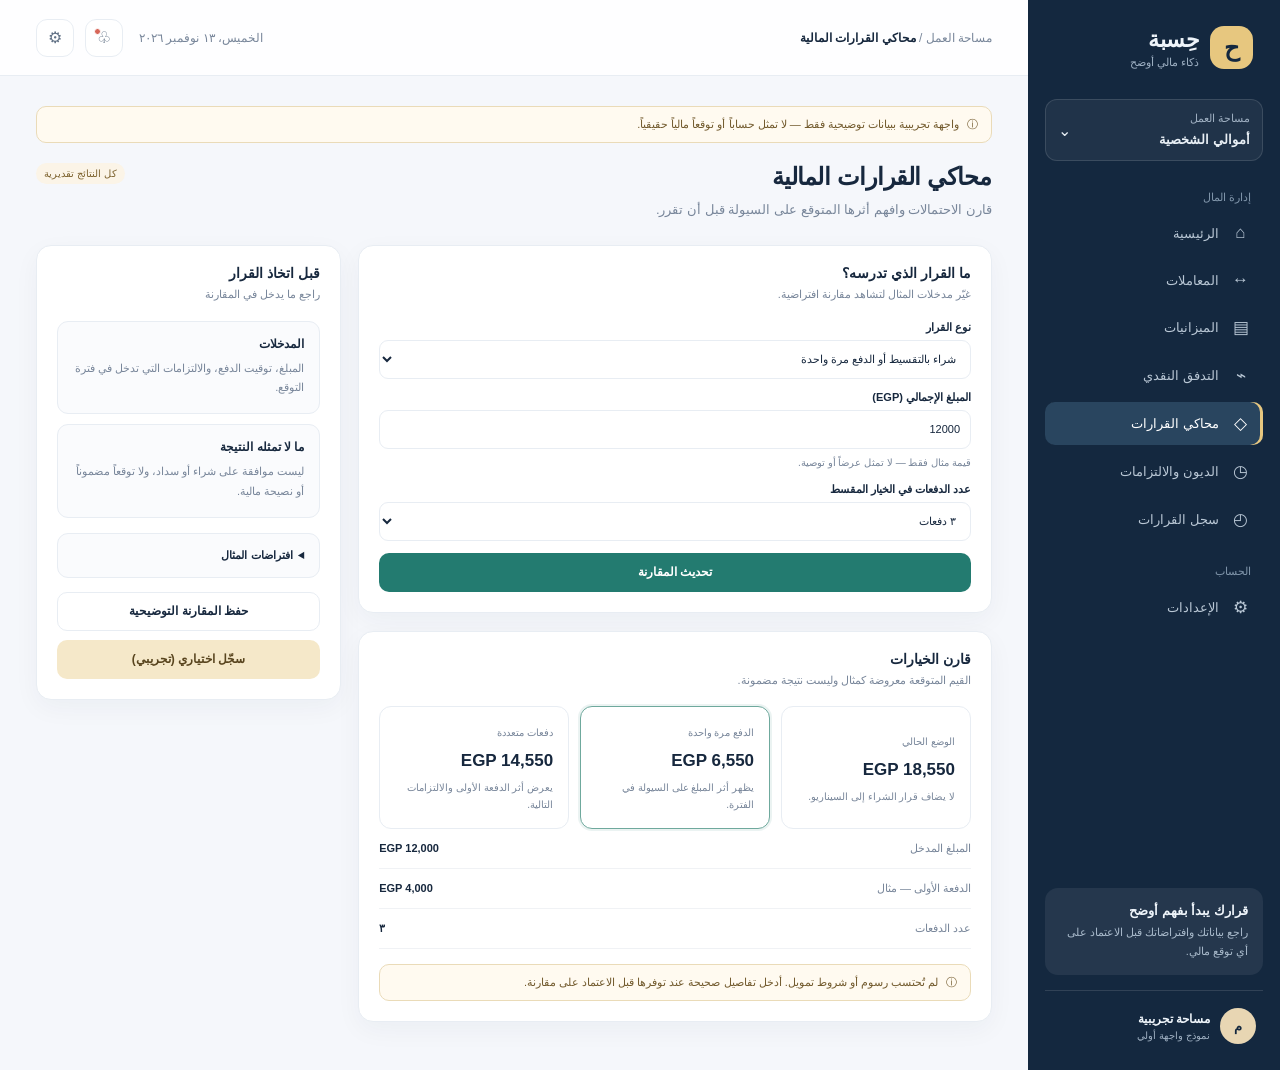
<file: simulator.html>
<!doctype html>
<html lang="ar" dir="rtl">
<head>
  <meta charset="utf-8">
  <meta name="viewport" content="width=device-width, initial-scale=1">
  <meta name="theme-color" content="#f5f7fb">
  <title>حِسبة — ذكاء مالي أوضح</title>
  <link rel="stylesheet" href="styles.css">
</head>
<body data-current-page="simulator">
  <div class="app">
    <aside class="sidebar" id="sidebar" aria-label="القائمة الرئيسية">
      <div class="brand">
        <div class="brand-mark" aria-hidden="true">ح</div>
        <div><div class="brand-name">حِسبة</div><div class="brand-caption">ذكاء مالي أوضح</div></div>
      </div>

      <button class="workspace-switch" type="button" aria-label="مساحة العمل الشخصية">
        <span><small>مساحة العمل</small><strong>أموالي الشخصية</strong></span>
        <span aria-hidden="true">⌄</span>
      </button>

      <nav>
        <div class="nav-group-label">إدارة المال</div>
        <div class="nav-list">
          <button class="nav-item" data-page="dashboard" type="button"><span class="nav-icon">⌂</span>الرئيسية</button>
          <button class="nav-item" data-page="transactions" type="button"><span class="nav-icon">↔</span>المعاملات</button>
          <button class="nav-item" data-page="budgets" type="button"><span class="nav-icon">▤</span>الميزانيات</button>
          <button class="nav-item" data-page="forecast" type="button"><span class="nav-icon">⌁</span>التدفق النقدي</button>
          <button class="nav-item active" data-page="simulator" type="button"><span class="nav-icon">◇</span>محاكي القرارات</button>
          <button class="nav-item" data-page="debts" type="button"><span class="nav-icon">◷</span>الديون والالتزامات</button>
          <button class="nav-item" data-page="history" type="button"><span class="nav-icon">◴</span>سجل القرارات</button>
        </div>
        <div class="nav-group-label" style="margin-top:24px">الحساب</div>
        <div class="nav-list">
          <button class="nav-item" data-page="settings" type="button"><span class="nav-icon">⚙</span>الإعدادات</button>
        </div>
      </nav>

      <div class="sidebar-bottom">
        <div class="help-card">
          <strong>قرارك يبدأ بفهم أوضح</strong>
          <p>راجع بياناتك وافتراضاتك قبل الاعتماد على أي توقع مالي.</p>
        </div>
        <div class="user-chip">
          <div class="avatar" aria-hidden="true">م</div>
          <div><strong>مساحة تجريبية</strong><small>نموذج واجهة أولي</small></div>
        </div>
      </div>
    </aside>
    <div class="mobile-overlay" id="mobileOverlay"></div>

    <main class="main">
      <header class="topbar">
        <div style="display:flex;align-items:center;gap:12px">
          <button class="mobile-menu" id="mobileMenu" type="button" aria-label="فتح القائمة">☰</button>
          <div class="crumb">مساحة العمل <span aria-hidden="true">/</span> <strong id="breadcrumb">محاكي القرارات المالية</strong></div>
        </div>
        <div class="top-actions">
          <span class="top-date">الخميس، ١٣ نوفمبر ٢٠٢٦</span>
          <button class="icon-button" id="notificationButton" type="button" aria-label="التنبيهات">♧<span class="notification-dot"></span></button>
          <button class="icon-button" data-page="settings" type="button" aria-label="الإعدادات">⚙</button>
        </div>
      </header>

      <div class="content">
<div class="demo-note"><span aria-hidden="true">ⓘ</span><span>واجهة تجريبية ببيانات توضيحية فقط — لا تمثل حساباً أو توقعاً مالياً حقيقياً.</span></div>

<section class="page active" id="page-simulator" aria-labelledby="simulator-title">
          <div class="page-heading"><div><h1 id="simulator-title">محاكي القرارات المالية</h1><p class="subtitle">قارن الاحتمالات وافهم أثرها المتوقع على السيولة قبل أن تقرر.</p></div><span class="status-pill pill-estimate">كل النتائج تقديرية</span></div>
          <div class="simulator-layout">
            <div>
              <article class="card"><div class="card-head"><div><h2 class="card-title">ما القرار الذي تدرسه؟</h2><div class="card-caption">غيّر مدخلات المثال لتشاهد مقارنة افتراضية.</div></div></div><div class="card-body"><div class="scenario-form">
                <div class="field"><label for="decisionType">نوع القرار</label><select id="decisionType"><option>شراء بالتقسيط أو الدفع مرة واحدة</option><option>مقارنة خطة سداد دين</option><option>قرار مالي آخر</option></select></div>
                <div class="field"><label for="purchaseAmount">المبلغ الإجمالي (EGP)</label><input id="purchaseAmount" type="number" min="0" value="12000"><div class="hint">قيمة مثال فقط — لا تمثل عرضاً أو توصية.</div></div>
                <div class="field"><label for="installmentCount">عدد الدفعات في الخيار المقسط</label><select id="installmentCount"><option value="3">٣ دفعات</option><option value="6">٦ دفعات</option><option value="12">١٢ دفعة</option></select></div>
                <button class="button button-primary" id="compareButton">تحديث المقارنة</button>
              </div></div></article>
              <article class="card section-gap"><div class="card-head"><div><h2 class="card-title">قارن الخيارات</h2><div class="card-caption">القيم المتوقعة معروضة كمثال وليست نتيجة مضمونة.</div></div></div><div class="card-body"><div class="scenario-cards">
                <button class="scenario-card" data-scenario="baseline" style="text-align:right;color:inherit"><small>الوضع الحالي</small><strong id="baselineLiquidity">EGP 18,550</strong><p>لا يضاف قرار الشراء إلى السيناريو.</p></button>
                <button class="scenario-card selected" data-scenario="cash" style="text-align:right;color:inherit"><small>الدفع مرة واحدة</small><strong id="cashLiquidity">EGP 6,550</strong><p>يظهر أثر المبلغ على السيولة في الفترة.</p></button>
                <button class="scenario-card" data-scenario="installments" style="text-align:right;color:inherit"><small>دفعات متعددة</small><strong id="installmentLiquidity">EGP 14,550</strong><p>يعرض أثر الدفعة الأولى والالتزامات التالية.</p></button>
              </div>
              <div class="scenario-metric"><span>المبلغ المدخل</span><strong id="scenarioTotal">EGP 12,000</strong></div>
              <div class="scenario-metric"><span>الدفعة الأولى — مثال</span><strong id="firstPayment">EGP 4,000</strong></div>
              <div class="scenario-metric"><span>عدد الدفعات</span><strong id="scenarioCount">٣</strong></div>
              <div class="demo-note" style="margin:15px 0 0"><span>ⓘ</span><span>لم تُحتسب رسوم أو شروط تمويل. أدخل تفاصيل صحيحة عند توفرها قبل الاعتماد على مقارنة.</span></div>
              </div></article>
            </div>
            <div>
              <article class="card"><div class="card-head"><div><h2 class="card-title">قبل اتخاذ القرار</h2><div class="card-caption">راجع ما يدخل في المقارنة</div></div></div><div class="card-body">
                <div class="info-box"><strong>المدخلات</strong><p>المبلغ، توقيت الدفع، والالتزامات التي تدخل في فترة التوقع.</p></div>
                <div class="info-box" style="margin-top:10px"><strong>ما لا تمثله النتيجة</strong><p>ليست موافقة على شراء أو سداد، ولا توقعاً مضموناً أو نصيحة مالية.</p></div>
                <details class="assumptions"><summary>افتراضات المثال</summary><p>جميع الأرقام تجريبية. الدفعات متساوية في هذا النموذج للتوضيح فقط؛ الرسوم، الفوائد، الشروط، والتواريخ الفعلية غير ممثلة.</p></details>
                <button class="button button-secondary" id="saveScenarioButton" style="width:100%;margin-top:14px">حفظ المقارنة التوضيحية</button>
                <button class="button button-gold" id="confirmDecisionButton" style="width:100%;margin-top:9px">سجّل اختياري (تجريبي)</button>
              </div></article>
            </div>
          </div>
        </section>
      </div>
    </main>
  </div>

  <div class="toast" id="toast" role="status" aria-live="polite"></div>

<script>
    (() => {
      const pageTitles = {
        dashboard: "الرئيسية", transactions: "المعاملات", budgets: "الميزانيات",
        forecast: "التدفق النقدي", simulator: "محاكي القرارات",
        debts: "الديون والالتزامات", history: "سجل القرارات", settings: "الإعدادات"
      };
      const sidebar = document.getElementById("sidebar");
      document.querySelectorAll(".nav-item[data-page]").forEach(item => { if (item.dataset.page === document.body.dataset.currentPage) item.classList.add("active"); else item.classList.remove("active"); });
      const overlay = document.getElementById("mobileOverlay");
      const toast = document.getElementById("toast");
      let activeFilter = "all";
      let toastTimer;

      function notify(message) {
        toast.textContent = message;
        toast.classList.add("show");
        window.clearTimeout(toastTimer);
        toastTimer = window.setTimeout(() => toast.classList.remove("show"), 2800);
      }

      function closeMobileNav() {
        sidebar.classList.remove("open");
        overlay.classList.remove("open");
      }

      function showPage(name) { if (pageTitles[name]) window.location.href = name === "dashboard" ? "index.html" : `${name}.html`; }

      document.addEventListener("click", event => {
        const pageControl = event.target.closest("[data-page]");
        if (pageControl) {
          event.preventDefault();
          showPage(pageControl.dataset.page);
        }
        const openControl = event.target.closest("[data-open-modal]");
        if (openControl) {
          document.getElementById(openControl.dataset.openModal).classList.add("open");
          window.setTimeout(() => document.getElementById("transactionDescription").focus(), 0);
        }
        if (event.target.matches("[data-close-modal]") || event.target.classList.contains("modal-backdrop")) {
          event.target.closest(".modal-backdrop")?.classList.remove("open");
          if (event.target.classList.contains("modal-backdrop")) event.target.classList.remove("open");
        }
      });

      document.getElementById("mobileMenu")?.addEventListener("click", () => {
        sidebar.classList.add("open");
        overlay.classList.add("open");
      });
      overlay.addEventListener("click", closeMobileNav);
      document.getElementById("notificationButton")?.addEventListener("click", () => notify("لا توجد تنبيهات فعلية في هذه المعاينة."));

      document.getElementById("transactionForm")?.addEventListener("submit", event => {
        event.preventDefault();
        const type = document.getElementById("transactionType").value;
        const description = document.getElementById("transactionDescription").value.trim();
        const category = document.getElementById("transactionCategory").value.trim();
        const amount = Number(document.getElementById("transactionAmount").value);
        const dateValue = document.getElementById("transactionDate").value;
        if (!description || !category || !Number.isFinite(amount) || amount <= 0 || !dateValue) {
          notify("راجع الحقول المطلوبة والمبلغ.");
          return;
        }
        const date = new Date(`${dateValue}T12:00:00`);
        const formattedDate = new Intl.DateTimeFormat("ar-EG", { day: "numeric", month: "long", year: "numeric" }).format(date);
        const row = document.createElement("tr");
        row.dataset.kind = type;
        const kindLabel = type === "income" ? "دخل" : "مصروف";
        const sign = type === "income" ? "+" : "−";
        const amountClass = type === "income" ? "positive" : "negative";
        row.innerHTML = `<td></td><td></td><td><span class="type-pill ${type === "income" ? "pill-income" : "pill-expense"}">${kindLabel}</span></td><td></td><td><span class="status-pill pill-neutral">توضيحي</span></td><td class="amount ${amountClass}"></td>`;
        row.children[0].textContent = description;
        row.children[1].textContent = category;
        row.children[3].textContent = formattedDate;
        row.children[5].textContent = `${sign} ${new Intl.NumberFormat("en-US", { minimumFractionDigits: 2, maximumFractionDigits: 2 }).format(amount)} EGP`;
        document.getElementById("transactionRows").prepend(row);
        event.target.reset();
        document.getElementById("transactionModal").classList.remove("open");
        applyTransactionFilters();
        notify("أُضيفت المعاملة إلى معاينة الواجهة فقط.");
      });

      function applyTransactionFilters() {
        const query = document.getElementById("transactionSearch").value.trim().toLocaleLowerCase("ar");
        const rows = [...document.querySelectorAll("#transactionRows tr")];
        let visible = 0;
        rows.forEach(row => {
          const matchesType = activeFilter === "all" || row.dataset.kind === activeFilter;
          const matchesQuery = row.textContent.toLocaleLowerCase("ar").includes(query);
          const show = matchesType && matchesQuery;
          row.hidden = !show;
          if (show) visible += 1;
        });
        document.getElementById("transactionEmpty").hidden = visible !== 0;
      }
      document.getElementById("transactionSearch")?.addEventListener("input", applyTransactionFilters);
      document.querySelectorAll("[data-filter]").forEach(button => button.addEventListener("click", () => {
        activeFilter = button.dataset.filter;
        document.querySelectorAll("[data-filter]").forEach(filter => filter.classList.toggle("active", filter === button));
        applyTransactionFilters();
      }));

      document.getElementById("compareButton")?.addEventListener("click", () => {
        const amount = Number(document.getElementById("purchaseAmount").value);
        const count = Number(document.getElementById("installmentCount").value);
        if (!Number.isFinite(amount) || amount <= 0 || !Number.isFinite(count) || count < 1) {
          notify("أدخل مبلغاً وعدداً صالحين للمقارنة.");
          return;
        }
        const baseline = 18550;
        const firstPayment = amount / count;
        const fmt = value => `EGP ${new Intl.NumberFormat("en-US", { maximumFractionDigits: 0 }).format(Math.round(value))}`;
        document.getElementById("baselineLiquidity").textContent = fmt(baseline);
        document.getElementById("cashLiquidity").textContent = fmt(baseline - amount);
        document.getElementById("installmentLiquidity").textContent = fmt(baseline - firstPayment);
        document.getElementById("scenarioTotal").textContent = fmt(amount);
        document.getElementById("firstPayment").textContent = fmt(firstPayment);
        document.getElementById("scenarioCount").textContent = new Intl.NumberFormat("ar-EG").format(count);
        notify("تم تحديث المقارنة الافتراضية. راجع الافتراضات قبل تفسيرها.");
      });
      document.querySelectorAll("[data-scenario]").forEach(card => card.addEventListener("click", () => {
        document.querySelectorAll("[data-scenario]").forEach(item => item.classList.toggle("selected", item === card));
      }));
      document.getElementById("saveScenarioButton")?.addEventListener("click", () => notify("حُفظت المقارنة في هذه المعاينة فقط."));
      document.getElementById("confirmDecisionButton")?.addEventListener("click", () => {
        if (window.confirm("هذا نموذج تجريبي فقط. هل تريد إضافة سجل توضيحي إلى سجل القرارات؟")) {
          showPage("history");
          notify("لم ينفذ أي قرار مالي. هذه المعاينة لا تحفظ بيانات دائمة.");
        }
      });
      document.getElementById("newBudgetButton")?.addEventListener("click", () => notify("إنشاء الميزانيات غير موصول بحفظ دائم في هذه المعاينة."));
      document.getElementById("budgetAdjustButton")?.addEventListener("click", () => notify("راجع المثال التوضيحي أسفل توزيع الميزانية."));
      document.getElementById("reviewBudgetButton")?.addEventListener("click", () => notify("هذا تعديل افتراضي؛ لا توجد بيانات فعلية لمراجعتها."));
      document.getElementById("confirmBudgetButton")?.addEventListener("click", () => {
        if (window.confirm("تأكيد المثال يغيّر الواجهة التجريبية فقط، ولا يعدل ميزانية حقيقية. هل تريد المتابعة؟")) notify("تم تأكيد المثال داخل المعاينة فقط.");
      });
      document.getElementById("addDebtButton")?.addEventListener("click", () => notify("يمكن استعراض الالتزامات التوضيحية فقط في هذا النموذج."));
      document.getElementById("saveSettingsButton")?.addEventListener("click", () => notify("حُفظت الإعدادات في المعاينة الحالية فقط."));
      document.querySelectorAll("[data-history-detail]").forEach(button => button.addEventListener("click", () => {
        window.alert("تفاصيل توضيحية: هذه مقارنة تجريبية. بيانات النتيجة الفعلية غير متاحة في هذا النموذج.");
      }));
      document.addEventListener("keydown", event => {
        if (event.key === "Escape") {
          document.querySelectorAll(".modal-backdrop.open").forEach(modal => modal.classList.remove("open"));
          closeMobileNav();
        }
      });
    })();
  </script>
</body>
</html>
</file>
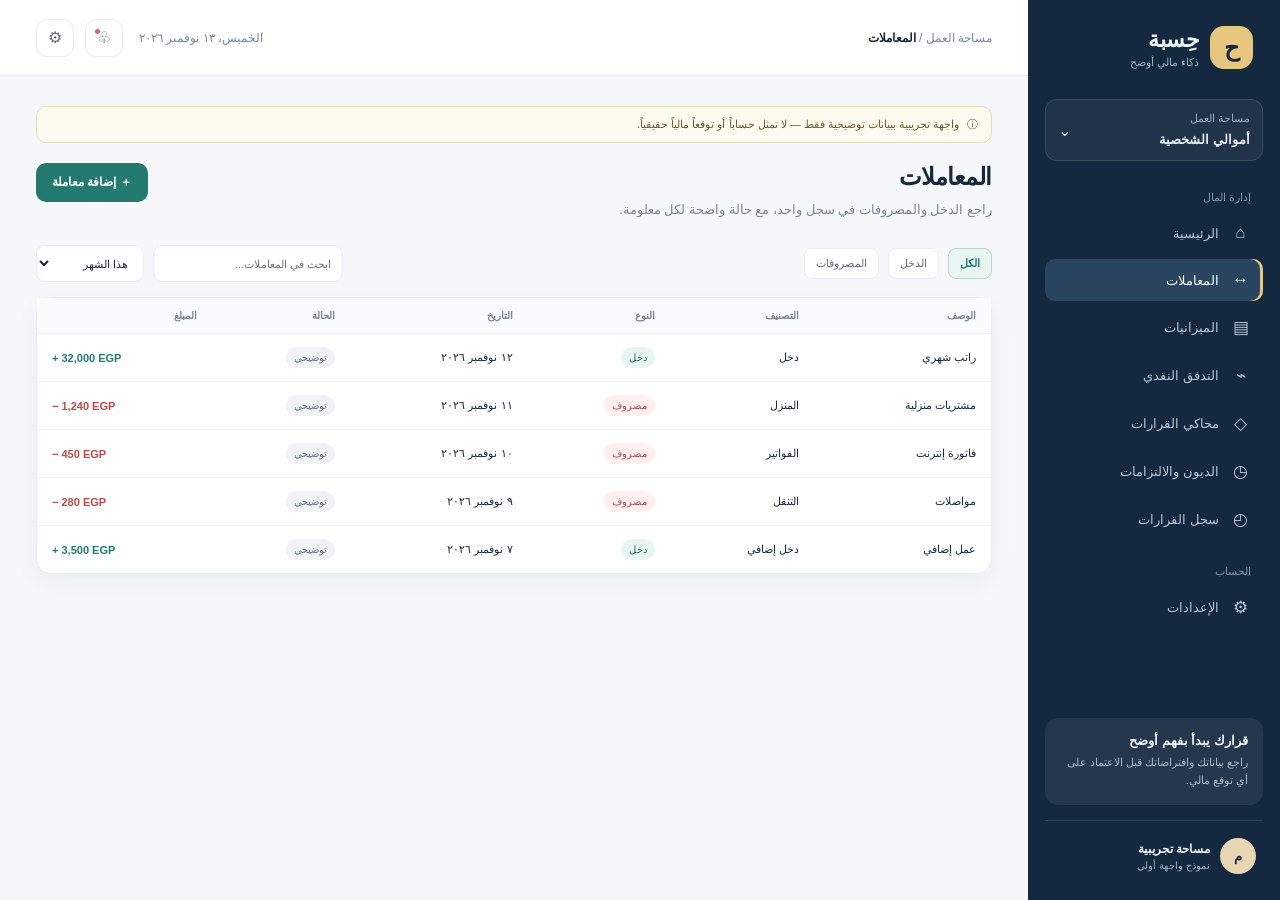
<file: transactions.html>
<!doctype html>
<html lang="ar" dir="rtl">
<head>
  <meta charset="utf-8">
  <meta name="viewport" content="width=device-width, initial-scale=1">
  <meta name="theme-color" content="#f5f7fb">
  <title>حِسبة — ذكاء مالي أوضح</title>
  <link rel="stylesheet" href="styles.css">
</head>
<body data-current-page="transactions">
  <div class="app">
    <aside class="sidebar" id="sidebar" aria-label="القائمة الرئيسية">
      <div class="brand">
        <div class="brand-mark" aria-hidden="true">ح</div>
        <div><div class="brand-name">حِسبة</div><div class="brand-caption">ذكاء مالي أوضح</div></div>
      </div>

      <button class="workspace-switch" type="button" aria-label="مساحة العمل الشخصية">
        <span><small>مساحة العمل</small><strong>أموالي الشخصية</strong></span>
        <span aria-hidden="true">⌄</span>
      </button>

      <nav>
        <div class="nav-group-label">إدارة المال</div>
        <div class="nav-list">
          <button class="nav-item" data-page="dashboard" type="button"><span class="nav-icon">⌂</span>الرئيسية</button>
          <button class="nav-item active" data-page="transactions" type="button"><span class="nav-icon">↔</span>المعاملات</button>
          <button class="nav-item" data-page="budgets" type="button"><span class="nav-icon">▤</span>الميزانيات</button>
          <button class="nav-item" data-page="forecast" type="button"><span class="nav-icon">⌁</span>التدفق النقدي</button>
          <button class="nav-item" data-page="simulator" type="button"><span class="nav-icon">◇</span>محاكي القرارات</button>
          <button class="nav-item" data-page="debts" type="button"><span class="nav-icon">◷</span>الديون والالتزامات</button>
          <button class="nav-item" data-page="history" type="button"><span class="nav-icon">◴</span>سجل القرارات</button>
        </div>
        <div class="nav-group-label" style="margin-top:24px">الحساب</div>
        <div class="nav-list">
          <button class="nav-item" data-page="settings" type="button"><span class="nav-icon">⚙</span>الإعدادات</button>
        </div>
      </nav>

      <div class="sidebar-bottom">
        <div class="help-card">
          <strong>قرارك يبدأ بفهم أوضح</strong>
          <p>راجع بياناتك وافتراضاتك قبل الاعتماد على أي توقع مالي.</p>
        </div>
        <div class="user-chip">
          <div class="avatar" aria-hidden="true">م</div>
          <div><strong>مساحة تجريبية</strong><small>نموذج واجهة أولي</small></div>
        </div>
      </div>
    </aside>
    <div class="mobile-overlay" id="mobileOverlay"></div>

    <main class="main">
      <header class="topbar">
        <div style="display:flex;align-items:center;gap:12px">
          <button class="mobile-menu" id="mobileMenu" type="button" aria-label="فتح القائمة">☰</button>
          <div class="crumb">مساحة العمل <span aria-hidden="true">/</span> <strong id="breadcrumb">المعاملات</strong></div>
        </div>
        <div class="top-actions">
          <span class="top-date">الخميس، ١٣ نوفمبر ٢٠٢٦</span>
          <button class="icon-button" id="notificationButton" type="button" aria-label="التنبيهات">♧<span class="notification-dot"></span></button>
          <button class="icon-button" data-page="settings" type="button" aria-label="الإعدادات">⚙</button>
        </div>
      </header>

      <div class="content">
<div class="demo-note"><span aria-hidden="true">ⓘ</span><span>واجهة تجريبية ببيانات توضيحية فقط — لا تمثل حساباً أو توقعاً مالياً حقيقياً.</span></div>

<section class="page active" id="page-transactions" aria-labelledby="transactions-title">
          <div class="page-heading"><div><h1 id="transactions-title">المعاملات</h1><p class="subtitle">راجع الدخل والمصروفات في سجل واحد، مع حالة واضحة لكل معلومة.</p></div><button class="button button-primary" data-open-modal="transactionModal">＋ إضافة معاملة</button></div>
          <div class="toolbar">
            <button class="filter-chip active" data-filter="all">الكل</button><button class="filter-chip" data-filter="income">الدخل</button><button class="filter-chip" data-filter="expense">المصروفات</button>
            <span class="toolbar-spacer"></span><input class="search-input" id="transactionSearch" type="search" placeholder="ابحث في المعاملات..." aria-label="ابحث في المعاملات">
            <select class="control" aria-label="الفترة"><option>هذا الشهر</option><option>الشهر الماضي</option><option>كل الفترات</option></select>
          </div>
          <article class="card">
            <div class="table-wrap"><table id="transactionsTable">
              <thead><tr><th>الوصف</th><th>التصنيف</th><th>النوع</th><th>التاريخ</th><th>الحالة</th><th>المبلغ</th></tr></thead>
              <tbody id="transactionRows">
                <tr data-kind="income"><td>راتب شهري</td><td>دخل</td><td><span class="type-pill pill-income">دخل</span></td><td>١٢ نوفمبر ٢٠٢٦</td><td><span class="status-pill pill-neutral">توضيحي</span></td><td class="amount positive">+ 32,000 EGP</td></tr>
                <tr data-kind="expense"><td>مشتريات منزلية</td><td>المنزل</td><td><span class="type-pill pill-expense">مصروف</span></td><td>١١ نوفمبر ٢٠٢٦</td><td><span class="status-pill pill-neutral">توضيحي</span></td><td class="amount negative">− 1,240 EGP</td></tr>
                <tr data-kind="expense"><td>فاتورة إنترنت</td><td>الفواتير</td><td><span class="type-pill pill-expense">مصروف</span></td><td>١٠ نوفمبر ٢٠٢٦</td><td><span class="status-pill pill-neutral">توضيحي</span></td><td class="amount negative">− 450 EGP</td></tr>
                <tr data-kind="expense"><td>مواصلات</td><td>التنقل</td><td><span class="type-pill pill-expense">مصروف</span></td><td>٩ نوفمبر ٢٠٢٦</td><td><span class="status-pill pill-neutral">توضيحي</span></td><td class="amount negative">− 280 EGP</td></tr>
                <tr data-kind="income"><td>عمل إضافي</td><td>دخل إضافي</td><td><span class="type-pill pill-income">دخل</span></td><td>٧ نوفمبر ٢٠٢٦</td><td><span class="status-pill pill-neutral">توضيحي</span></td><td class="amount positive">+ 3,500 EGP</td></tr>
              </tbody>
            </table></div>
            <div class="empty-state" id="transactionEmpty" hidden><strong>لا توجد نتائج مطابقة</strong>جرّب تغيير البحث أو التصفية.</div>
          </article>
        </section>
      </div>
    </main>
  </div>

  <div class="modal-backdrop" id="transactionModal" role="dialog" aria-modal="true" aria-labelledby="transactionModalTitle">
    <div class="modal">
      <div class="modal-head"><h2 id="transactionModalTitle">إضافة معاملة توضيحية</h2><button class="close-button" data-close-modal aria-label="إغلاق">×</button></div>
      <form class="modal-form" id="transactionForm">
        <div class="field"><label for="transactionType">نوع المعاملة</label><select id="transactionType" required><option value="expense">مصروف</option><option value="income">دخل</option></select></div>
        <div class="field"><label for="transactionDescription">الوصف</label><input id="transactionDescription" required maxlength="80" placeholder="مثال: فاتورة منزل"></div>
        <div class="field"><label for="transactionCategory">التصنيف</label><input id="transactionCategory" required maxlength="40" placeholder="مثال: الفواتير"></div>
        <div class="field"><label for="transactionAmount">المبلغ (EGP)</label><input id="transactionAmount" required type="number" min="0.01" step="0.01" placeholder="0.00"></div>
        <div class="field"><label for="transactionDate">التاريخ</label><input id="transactionDate" required type="date"></div>
        <div class="demo-note" style="margin:0"><span>ⓘ</span><span>سيُضاف السجل إلى هذه المعاينة فقط، ولا يُحفظ في حساب.</span></div>
        <div class="modal-actions"><button class="button button-primary" type="submit">أضف إلى المعاينة</button><button class="button button-secondary" type="button" data-close-modal>إلغاء</button></div>
      </form>
    </div>
  </div>
  <div class="toast" id="toast" role="status" aria-live="polite"></div>

<script>
    (() => {
      const pageTitles = {
        dashboard: "الرئيسية", transactions: "المعاملات", budgets: "الميزانيات",
        forecast: "التدفق النقدي", simulator: "محاكي القرارات",
        debts: "الديون والالتزامات", history: "سجل القرارات", settings: "الإعدادات"
      };
      const sidebar = document.getElementById("sidebar");
      document.querySelectorAll(".nav-item[data-page]").forEach(item => { if (item.dataset.page === document.body.dataset.currentPage) item.classList.add("active"); else item.classList.remove("active"); });
      const overlay = document.getElementById("mobileOverlay");
      const toast = document.getElementById("toast");
      let activeFilter = "all";
      let toastTimer;

      function notify(message) {
        toast.textContent = message;
        toast.classList.add("show");
        window.clearTimeout(toastTimer);
        toastTimer = window.setTimeout(() => toast.classList.remove("show"), 2800);
      }

      function closeMobileNav() {
        sidebar.classList.remove("open");
        overlay.classList.remove("open");
      }

      function showPage(name) { if (pageTitles[name]) window.location.href = name === "dashboard" ? "index.html" : `${name}.html`; }

      document.addEventListener("click", event => {
        const pageControl = event.target.closest("[data-page]");
        if (pageControl) {
          event.preventDefault();
          showPage(pageControl.dataset.page);
        }
        const openControl = event.target.closest("[data-open-modal]");
        if (openControl) {
          document.getElementById(openControl.dataset.openModal).classList.add("open");
          window.setTimeout(() => document.getElementById("transactionDescription").focus(), 0);
        }
        if (event.target.matches("[data-close-modal]") || event.target.classList.contains("modal-backdrop")) {
          event.target.closest(".modal-backdrop")?.classList.remove("open");
          if (event.target.classList.contains("modal-backdrop")) event.target.classList.remove("open");
        }
      });

      document.getElementById("mobileMenu")?.addEventListener("click", () => {
        sidebar.classList.add("open");
        overlay.classList.add("open");
      });
      overlay.addEventListener("click", closeMobileNav);
      document.getElementById("notificationButton")?.addEventListener("click", () => notify("لا توجد تنبيهات فعلية في هذه المعاينة."));

      document.getElementById("transactionForm")?.addEventListener("submit", event => {
        event.preventDefault();
        const type = document.getElementById("transactionType").value;
        const description = document.getElementById("transactionDescription").value.trim();
        const category = document.getElementById("transactionCategory").value.trim();
        const amount = Number(document.getElementById("transactionAmount").value);
        const dateValue = document.getElementById("transactionDate").value;
        if (!description || !category || !Number.isFinite(amount) || amount <= 0 || !dateValue) {
          notify("راجع الحقول المطلوبة والمبلغ.");
          return;
        }
        const date = new Date(`${dateValue}T12:00:00`);
        const formattedDate = new Intl.DateTimeFormat("ar-EG", { day: "numeric", month: "long", year: "numeric" }).format(date);
        const row = document.createElement("tr");
        row.dataset.kind = type;
        const kindLabel = type === "income" ? "دخل" : "مصروف";
        const sign = type === "income" ? "+" : "−";
        const amountClass = type === "income" ? "positive" : "negative";
        row.innerHTML = `<td></td><td></td><td><span class="type-pill ${type === "income" ? "pill-income" : "pill-expense"}">${kindLabel}</span></td><td></td><td><span class="status-pill pill-neutral">توضيحي</span></td><td class="amount ${amountClass}"></td>`;
        row.children[0].textContent = description;
        row.children[1].textContent = category;
        row.children[3].textContent = formattedDate;
        row.children[5].textContent = `${sign} ${new Intl.NumberFormat("en-US", { minimumFractionDigits: 2, maximumFractionDigits: 2 }).format(amount)} EGP`;
        document.getElementById("transactionRows").prepend(row);
        event.target.reset();
        document.getElementById("transactionModal").classList.remove("open");
        applyTransactionFilters();
        notify("أُضيفت المعاملة إلى معاينة الواجهة فقط.");
      });

      function applyTransactionFilters() {
        const query = document.getElementById("transactionSearch").value.trim().toLocaleLowerCase("ar");
        const rows = [...document.querySelectorAll("#transactionRows tr")];
        let visible = 0;
        rows.forEach(row => {
          const matchesType = activeFilter === "all" || row.dataset.kind === activeFilter;
          const matchesQuery = row.textContent.toLocaleLowerCase("ar").includes(query);
          const show = matchesType && matchesQuery;
          row.hidden = !show;
          if (show) visible += 1;
        });
        document.getElementById("transactionEmpty").hidden = visible !== 0;
      }
      document.getElementById("transactionSearch")?.addEventListener("input", applyTransactionFilters);
      document.querySelectorAll("[data-filter]").forEach(button => button.addEventListener("click", () => {
        activeFilter = button.dataset.filter;
        document.querySelectorAll("[data-filter]").forEach(filter => filter.classList.toggle("active", filter === button));
        applyTransactionFilters();
      }));

      document.getElementById("compareButton")?.addEventListener("click", () => {
        const amount = Number(document.getElementById("purchaseAmount").value);
        const count = Number(document.getElementById("installmentCount").value);
        if (!Number.isFinite(amount) || amount <= 0 || !Number.isFinite(count) || count < 1) {
          notify("أدخل مبلغاً وعدداً صالحين للمقارنة.");
          return;
        }
        const baseline = 18550;
        const firstPayment = amount / count;
        const fmt = value => `EGP ${new Intl.NumberFormat("en-US", { maximumFractionDigits: 0 }).format(Math.round(value))}`;
        document.getElementById("baselineLiquidity").textContent = fmt(baseline);
        document.getElementById("cashLiquidity").textContent = fmt(baseline - amount);
        document.getElementById("installmentLiquidity").textContent = fmt(baseline - firstPayment);
        document.getElementById("scenarioTotal").textContent = fmt(amount);
        document.getElementById("firstPayment").textContent = fmt(firstPayment);
        document.getElementById("scenarioCount").textContent = new Intl.NumberFormat("ar-EG").format(count);
        notify("تم تحديث المقارنة الافتراضية. راجع الافتراضات قبل تفسيرها.");
      });
      document.querySelectorAll("[data-scenario]").forEach(card => card.addEventListener("click", () => {
        document.querySelectorAll("[data-scenario]").forEach(item => item.classList.toggle("selected", item === card));
      }));
      document.getElementById("saveScenarioButton")?.addEventListener("click", () => notify("حُفظت المقارنة في هذه المعاينة فقط."));
      document.getElementById("confirmDecisionButton")?.addEventListener("click", () => {
        if (window.confirm("هذا نموذج تجريبي فقط. هل تريد إضافة سجل توضيحي إلى سجل القرارات؟")) {
          showPage("history");
          notify("لم ينفذ أي قرار مالي. هذه المعاينة لا تحفظ بيانات دائمة.");
        }
      });
      document.getElementById("newBudgetButton")?.addEventListener("click", () => notify("إنشاء الميزانيات غير موصول بحفظ دائم في هذه المعاينة."));
      document.getElementById("budgetAdjustButton")?.addEventListener("click", () => notify("راجع المثال التوضيحي أسفل توزيع الميزانية."));
      document.getElementById("reviewBudgetButton")?.addEventListener("click", () => notify("هذا تعديل افتراضي؛ لا توجد بيانات فعلية لمراجعتها."));
      document.getElementById("confirmBudgetButton")?.addEventListener("click", () => {
        if (window.confirm("تأكيد المثال يغيّر الواجهة التجريبية فقط، ولا يعدل ميزانية حقيقية. هل تريد المتابعة؟")) notify("تم تأكيد المثال داخل المعاينة فقط.");
      });
      document.getElementById("addDebtButton")?.addEventListener("click", () => notify("يمكن استعراض الالتزامات التوضيحية فقط في هذا النموذج."));
      document.getElementById("saveSettingsButton")?.addEventListener("click", () => notify("حُفظت الإعدادات في المعاينة الحالية فقط."));
      document.querySelectorAll("[data-history-detail]").forEach(button => button.addEventListener("click", () => {
        window.alert("تفاصيل توضيحية: هذه مقارنة تجريبية. بيانات النتيجة الفعلية غير متاحة في هذا النموذج.");
      }));
      document.addEventListener("keydown", event => {
        if (event.key === "Escape") {
          document.querySelectorAll(".modal-backdrop.open").forEach(modal => modal.classList.remove("open"));
          closeMobileNav();
        }
      });
    })();
  </script>
</body>
</html>
</file>
<file: styles.css>
﻿:root {
      color-scheme: light;
      --ink: #17283e;
      --muted: #78869a;
      --line: #e8edf3;
      --paper: #fff;
      --canvas: #f5f7fb;
      --navy: #14283f;
      --navy-2: #1d3854;
      --teal: #237b70;
      --teal-soft: #e9f5f1;
      --gold: #c89d50;
      --gold-soft: #fbf4e7;
      --red: #b94b4b;
      --red-soft: #fff0ef;
      --blue-soft: #edf3fa;
      --shadow: 0 8px 26px rgba(27, 46, 69, .045);
      font-family: "Segoe UI", Tahoma, Arial, sans-serif;
    }

    * { box-sizing: border-box; }
    body { margin: 0; background: var(--canvas); color: var(--ink); }
    button, input, select { font: inherit; }
    button { cursor: pointer; }
    button:focus-visible, input:focus-visible, select:focus-visible {
      outline: 3px solid rgba(35, 123, 112, .28);
      outline-offset: 2px;
    }
    .app { min-height: 100vh; display: grid; grid-template-columns: 252px minmax(0, 1fr); }
    .sidebar {
      background: var(--navy); color: #eef4fa; padding: 26px 17px;
      display: flex; flex-direction: column; gap: 30px;
    }
    .brand { display: flex; align-items: center; gap: 11px; padding: 0 10px; }
    .brand-mark {
      width: 43px; height: 43px; display: grid; place-items: center;
      border-radius: 14px; color: var(--navy); background: #e7c77f; font-size: 24px; font-weight: 800;
    }
    .brand-name { font-size: 22px; font-weight: 800; letter-spacing: -.5px; }
    .brand-caption { color: #9eb0c3; font-size: 11px; margin-top: 3px; }
    .workspace-switch {
      display: flex; align-items: center; justify-content: space-between; gap: 10px;
      padding: 12px; color: #e8eff5; border: 1px solid rgba(255,255,255,.12);
      border-radius: 12px; background: rgba(255,255,255,.055); text-align: right;
    }
    .workspace-switch small { display: block; color: #9fb0c2; margin-bottom: 5px; font-size: 11px; }
    .workspace-switch strong { font-size: 13px; }
    .nav-group-label { color: #8196ab; font-size: 11px; padding: 0 12px 8px; }
    .nav-list { display: grid; gap: 5px; }
    .nav-item {
      border: 0; color: #b9c7d5; background: transparent; padding: 11px 12px; border-radius: 10px;
      text-align: right; display: flex; align-items: center; gap: 11px; width: 100%; font-size: 13px;
      transition: background .16s ease, color .16s ease;
    }
    .nav-item:hover { background: rgba(255,255,255,.075); color: white; }
    .nav-item.active { background: #29455f; color: #fff; box-shadow: inset -3px 0 #e7c77f; }
    .nav-icon { width: 21px; text-align: center; font-size: 17px; }
    .sidebar-bottom { margin-top: auto; }
    .help-card { border-radius: 13px; padding: 15px; background: rgba(255,255,255,.07); }
    .help-card strong { display: block; font-size: 13px; margin-bottom: 5px; }
    .help-card p { color: #a9bacb; line-height: 1.7; font-size: 11px; margin: 0; }
    .user-chip { display: flex; gap: 10px; align-items: center; padding: 17px 7px 0; margin-top: 15px; border-top: 1px solid rgba(255,255,255,.12); }
    .avatar { display: grid; place-items: center; width: 36px; height: 36px; border-radius: 50%; background: #e8d6b3; color: var(--navy); font-size: 13px; font-weight: 700; }
    .user-chip strong { display: block; font-size: 12px; }
    .user-chip small { display: block; color: #9fb0c2; font-size: 10px; margin-top: 4px; }

    .main { min-width: 0; }
    .topbar {
      height: 76px; padding: 0 36px; display: flex; align-items: center; justify-content: space-between;
      background: rgba(255,255,255,.84); border-bottom: 1px solid var(--line); position: sticky; top: 0; z-index: 5;
      backdrop-filter: blur(12px);
    }
    .crumb { color: var(--muted); font-size: 12px; }
    .crumb strong { color: var(--ink); font-weight: 700; }
    .top-actions { display: flex; align-items: center; gap: 11px; }
    .icon-button, .mobile-menu {
      border: 1px solid var(--line); width: 38px; height: 38px; border-radius: 11px; background: white;
      color: #617185; display: grid; place-items: center; position: relative;
    }
    .notification-dot { position: absolute; width: 7px; height: 7px; border-radius: 50%; background: #d76658; top: 8px; left: 8px; border: 1px solid white; }
    .top-date { color: var(--muted); font-size: 12px; padding-inline: 5px; }
    .mobile-menu { display: none; }
    .content { max-width: 1440px; margin: 0 auto; padding: 30px 36px 48px; }
    .page { display: none; animation: appear .22s ease; }
    .page.active { display: block; }
    @keyframes appear { from { opacity: .6; transform: translateY(4px); } to { opacity: 1; transform: none; } }
    .page-heading { display: flex; align-items: flex-start; justify-content: space-between; gap: 20px; margin-bottom: 24px; }
    h1 { margin: 0; font-size: 24px; letter-spacing: -.45px; }
    .subtitle { color: var(--muted); font-size: 13px; margin: 8px 0 0; line-height: 1.7; }
    .button {
      display: inline-flex; align-items: center; justify-content: center; gap: 8px;
      border: 1px solid transparent; border-radius: 10px; padding: 10px 15px; font-size: 12px;
      font-weight: 700; min-height: 39px; transition: .15s ease;
    }
    .button-primary { background: var(--teal); color: white; }
    .button-primary:hover { background: #1c6b62; }
    .button-secondary { background: white; color: var(--ink); border-color: var(--line); }
    .button-secondary:hover { background: #f8fafc; border-color: #d4dde7; }
    .button-gold { color: #59451f; background: #f5e8c9; }
    .button-danger { color: var(--red); background: white; border-color: #f1d7d4; }
    .button-sm { min-height: 32px; padding: 7px 10px; font-size: 11px; }
    .demo-note {
      border: 1px solid #eadbb8; color: #725a2d; background: #fffaf0; padding: 10px 13px;
      border-radius: 10px; font-size: 11px; display: flex; align-items: center; gap: 8px; margin-bottom: 20px;
    }
    .grid { display: grid; gap: 17px; }
    .stats-grid { grid-template-columns: repeat(4, minmax(0, 1fr)); margin-bottom: 18px; }
    .card { background: var(--paper); border: 1px solid var(--line); border-radius: 15px; box-shadow: var(--shadow); }
    .stat-card { padding: 18px 19px; min-height: 128px; }
    .stat-top { display: flex; align-items: center; justify-content: space-between; gap: 10px; }
    .stat-label { color: var(--muted); font-size: 12px; }
    .stat-icon { display: grid; place-items: center; width: 35px; height: 35px; border-radius: 11px; font-size: 16px; }
    .icon-green { background: var(--teal-soft); color: var(--teal); }
    .icon-gold { background: var(--gold-soft); color: #aa7c2d; }
    .icon-blue { background: var(--blue-soft); color: #527297; }
    .icon-red { background: var(--red-soft); color: var(--red); }
    .stat-value { font-size: 23px; font-weight: 750; margin-top: 12px; direction: ltr; text-align: right; }
    .stat-foot { margin-top: 8px; font-size: 10px; color: var(--muted); }
    .positive { color: var(--teal); }
    .negative { color: var(--red); }
    .dashboard-grid { grid-template-columns: minmax(0, 1.65fr) minmax(270px, .85fr); align-items: stretch; }
    .card-head { display: flex; align-items: flex-start; justify-content: space-between; gap: 12px; padding: 19px 20px 0; }
    .card-title { font-size: 14px; font-weight: 750; margin: 0; }
    .card-caption { font-size: 11px; color: var(--muted); margin-top: 5px; line-height: 1.6; }
    .card-body { padding: 17px 20px 20px; }
    .chart-legend { display: flex; align-items: center; gap: 17px; flex-wrap: wrap; color: var(--muted); font-size: 10px; }
    .legend-dot { display: inline-block; vertical-align: middle; width: 8px; height: 8px; border-radius: 50%; margin-left: 5px; }
    .chart-wrap { height: 220px; margin-top: 12px; direction: ltr; }
    .chart-wrap svg { width: 100%; height: 100%; overflow: visible; }
    .grid-line { stroke: #edf1f5; stroke-width: 1; }
    .chart-area { fill: url(#areaFill); }
    .chart-line { fill: none; stroke: #328b7b; stroke-width: 3; stroke-linecap: round; stroke-linejoin: round; }
    .chart-forecast { fill: none; stroke: #c99d50; stroke-width: 2.5; stroke-dasharray: 6 6; stroke-linecap: round; }
    .chart-point { fill: white; stroke: #328b7b; stroke-width: 2; }
    .chart-label { fill: #8d99a8; font: 10px "Segoe UI", Arial, sans-serif; }
    .warning-card { padding: 17px; background: #fffaf1; border: 1px solid #f1e4c9; border-radius: 12px; margin-bottom: 15px; }
    .warning-title { display: flex; align-items: center; gap: 8px; color: #755c2d; font-size: 12px; font-weight: 750; }
    .warning-card p { color: #776d5a; font-size: 11px; line-height: 1.8; margin: 9px 0 12px; }
    .warning-card a { color: #795c25; font-size: 11px; font-weight: 700; text-decoration: none; }
    .obligation-list { display: grid; gap: 0; }
    .obligation-row { display: flex; justify-content: space-between; align-items: center; gap: 9px; padding: 12px 0; border-bottom: 1px solid #f0f2f5; }
    .obligation-row:last-child { border-bottom: 0; }
    .obligation-name { font-size: 11px; font-weight: 650; }
    .obligation-date { color: var(--muted); font-size: 10px; margin-top: 5px; }
    .obligation-amount { white-space: nowrap; font-size: 11px; font-weight: 700; direction: ltr; }
    .lower-grid { grid-template-columns: minmax(0, 1.15fr) minmax(0, 1fr); margin-top: 18px; }
    .budget-summary { display: grid; gap: 15px; }
    .budget-line-top { display: flex; align-items: center; justify-content: space-between; font-size: 11px; gap: 10px; margin-bottom: 8px; }
    .budget-line-top span:first-child { font-weight: 650; }
    .budget-line-top span:last-child { color: var(--muted); white-space: nowrap; }
    .progress { height: 7px; background: #eff2f5; border-radius: 10px; overflow: hidden; }
    .progress span { display: block; height: 100%; border-radius: inherit; background: #65a69a; }
    .progress.gold span { background: #d2ae66; }
    .progress.red span { background: #ce7870; }
    .table-wrap { overflow: auto; }
    table { border-collapse: collapse; width: 100%; min-width: 540px; text-align: right; }
    th { color: var(--muted); font-size: 10px; font-weight: 600; padding: 12px 15px; background: #fafbfd; white-space: nowrap; }
    td { padding: 13px 15px; font-size: 11px; border-top: 1px solid #f0f2f5; white-space: nowrap; }
    .amount { direction: ltr; text-align: left; font-weight: 700; }
    .type-pill, .status-pill { display: inline-flex; align-items: center; gap: 5px; border-radius: 20px; padding: 5px 8px; font-size: 10px; white-space: nowrap; }
    .pill-income { color: #286d62; background: var(--teal-soft); }
    .pill-expense { color: #a24c48; background: var(--red-soft); }
    .pill-estimate { color: #7d632f; background: var(--gold-soft); }
    .pill-neutral { color: #64758a; background: #eff3f7; }
    .section-gap { margin-top: 18px; }
    .toolbar { display: flex; flex-wrap: wrap; align-items: center; gap: 9px; margin-bottom: 15px; }
    .control, .search-input {
      min-height: 37px; border: 1px solid var(--line); border-radius: 9px; background: white; color: var(--ink);
      padding: 8px 11px; font-size: 11px;
    }
    .search-input { min-width: 190px; }
    .toolbar-spacer { flex: 1; }
    .filter-chip { border: 1px solid var(--line); background: white; color: #647185; border-radius: 8px; padding: 8px 11px; font-size: 11px; }
    .filter-chip.active { border-color: #b8d7d0; background: var(--teal-soft); color: var(--teal); font-weight: 700; }
    .empty-state { padding: 40px 20px; text-align: center; color: var(--muted); font-size: 12px; }
    .empty-state strong { display: block; color: var(--ink); font-size: 14px; margin-bottom: 7px; }
    .budget-headline { display: grid; grid-template-columns: repeat(3, 1fr); gap: 12px; margin-bottom: 16px; }
    .budget-kpi { background: #fafbfd; border: 1px solid var(--line); border-radius: 11px; padding: 15px; }
    .budget-kpi small { display: block; color: var(--muted); font-size: 10px; }
    .budget-kpi strong { display: block; font-size: 17px; margin-top: 8px; direction: ltr; text-align: right; }
    .budget-category { display: grid; grid-template-columns: minmax(120px, 1fr) minmax(100px, 2fr) auto; align-items: center; gap: 15px; padding: 15px 0; border-bottom: 1px solid #f0f2f5; }
    .budget-category:last-child { border-bottom: 0; }
    .budget-category-name { font-size: 11px; font-weight: 650; }
    .budget-category small { display: block; margin-top: 5px; color: var(--muted); font-size: 10px; }
    .forecast-banner { border-radius: 13px; background: var(--navy); color: white; padding: 18px 20px; display: flex; align-items: center; justify-content: space-between; gap: 15px; margin-bottom: 16px; }
    .forecast-banner small { color: #b6c4d2; font-size: 10px; }
    .forecast-banner strong { display: block; font-size: 20px; margin-top: 6px; direction: ltr; text-align: right; }
    .confidence { border: 1px solid rgba(255,255,255,.21); padding: 8px 10px; border-radius: 9px; color: #e8d29f; font-size: 10px; white-space: nowrap; }
    .assumptions { background: #fafbfd; border: 1px solid var(--line); border-radius: 11px; padding: 15px; margin-top: 15px; }
    .assumptions summary { font-size: 11px; font-weight: 700; cursor: pointer; }
    .assumptions p { color: var(--muted); font-size: 11px; line-height: 1.8; margin: 11px 0 0; }
    .simulator-layout { display: grid; grid-template-columns: minmax(0, 1.35fr) minmax(250px, .65fr); gap: 17px; }
    .scenario-cards { display: grid; grid-template-columns: repeat(3, minmax(0, 1fr)); gap: 11px; }
    .scenario-card { border: 1px solid var(--line); border-radius: 12px; padding: 15px; background: white; }
    .scenario-card.selected { border-color: #6fa99d; box-shadow: 0 0 0 2px rgba(35,123,112,.09); }
    .scenario-card small { color: var(--muted); font-size: 10px; }
    .scenario-card strong { display: block; font-size: 17px; margin: 11px 0 8px; direction: ltr; text-align: right; }
    .scenario-card p { color: var(--muted); font-size: 10px; line-height: 1.7; margin: 0; }
    .scenario-metric { padding: 13px 0; border-bottom: 1px solid #f0f2f5; display: flex; justify-content: space-between; gap: 12px; font-size: 11px; }
    .scenario-metric span { color: var(--muted); }
    .scenario-form { display: grid; gap: 12px; }
    .field label { display: block; font-size: 11px; font-weight: 650; margin-bottom: 6px; }
    .field input, .field select { width: 100%; min-height: 39px; border: 1px solid var(--line); border-radius: 9px; padding: 9px 10px; color: var(--ink); background: white; font-size: 11px; }
    .hint { color: var(--muted); font-size: 10px; line-height: 1.7; margin-top: 5px; }
    .decision-card { border: 1px solid var(--line); padding: 16px; border-radius: 12px; margin-bottom: 10px; }
    .decision-title { display: flex; align-items: center; justify-content: space-between; gap: 8px; font-size: 12px; font-weight: 700; }
    .decision-card p { color: var(--muted); font-size: 11px; line-height: 1.7; margin: 9px 0 0; }
    .split-info { display: grid; grid-template-columns: 1fr 1fr; gap: 13px; }
    .info-box { background: #fafbfd; border: 1px solid var(--line); border-radius: 11px; padding: 15px; }
    .info-box strong { display: block; font-size: 12px; }
    .info-box p { color: var(--muted); font-size: 11px; line-height: 1.8; margin: 8px 0 0; }
    .modal-backdrop { position: fixed; inset: 0; background: rgba(12, 27, 43, .48); z-index: 20; display: none; place-items: center; padding: 18px; }
    .modal-backdrop.open { display: grid; }
    .modal { width: min(100%, 470px); border-radius: 16px; background: white; box-shadow: 0 20px 70px rgba(8,20,34,.22); }
    .modal-head { display: flex; align-items: center; justify-content: space-between; padding: 19px 21px; border-bottom: 1px solid var(--line); }
    .modal-head h2 { font-size: 16px; margin: 0; }
    .close-button { border: 0; background: transparent; font-size: 21px; color: var(--muted); }
    .modal-form { padding: 20px 21px; display: grid; gap: 14px; }
    .modal-actions { display: flex; gap: 9px; justify-content: flex-start; margin-top: 4px; }
    .toast { position: fixed; z-index: 30; bottom: 22px; left: 22px; padding: 12px 16px; background: #17364b; color: white; border-radius: 11px; box-shadow: 0 9px 28px rgba(0,0,0,.18); font-size: 12px; opacity: 0; transform: translateY(9px); pointer-events: none; transition: .2s ease; }
    .toast.show { opacity: 1; transform: none; }
    .mobile-overlay { display: none; }

    @media (max-width: 1100px) {
      .app { grid-template-columns: 220px minmax(0, 1fr); }
      .content { padding-inline: 24px; }
      .topbar { padding-inline: 24px; }
      .stats-grid { grid-template-columns: repeat(2, minmax(0, 1fr)); }
      .dashboard-grid { grid-template-columns: minmax(0, 1.3fr) minmax(250px, .9fr); }
    }
    @media (max-width: 780px) {
      .app { display: block; }
      .sidebar { position: fixed; inset: 0 0 0 auto; width: 270px; z-index: 15; transform: translateX(105%); transition: transform .22s ease; overflow-y: auto; }
      .sidebar.open { transform: none; }
      .mobile-overlay.open { display: block; position: fixed; inset: 0; z-index: 14; background: rgba(13,27,42,.35); }
      .mobile-menu { display: grid; }
      .topbar { height: 64px; padding-inline: 16px; }
      .content { padding: 23px 16px 38px; }
      .dashboard-grid, .lower-grid, .simulator-layout { grid-template-columns: 1fr; }
      .top-date { display: none; }
      .page-heading { align-items: flex-start; }
    }
    @media (max-width: 520px) {
      .stats-grid { gap: 10px; }
      .stat-card { padding: 14px; min-height: 115px; }
      .stat-value { font-size: 19px; }
      .page-heading { flex-direction: column; }
      .page-heading > .button { align-self: stretch; }
      h1 { font-size: 21px; }
      .scenario-cards { grid-template-columns: 1fr; }
      .budget-headline { gap: 7px; }
      .budget-kpi { padding: 11px 9px; }
      .budget-kpi strong { font-size: 14px; }
      .budget-category { grid-template-columns: minmax(80px, .8fr) minmax(80px, 1.2fr); gap: 10px; }
      .budget-category > .amount { grid-column: 2; }
      .split-info { grid-template-columns: 1fr; }
      .forecast-banner { align-items: flex-start; flex-direction: column; }
      .toolbar-spacer { display: none; }
      .search-input { flex: 1; min-width: 130px; }
    }
    @media (prefers-reduced-motion: reduce) {
      *, *::before, *::after { scroll-behavior: auto !important; animation-duration: .01ms !important; transition-duration: .01ms !important; }
    }
</file>
